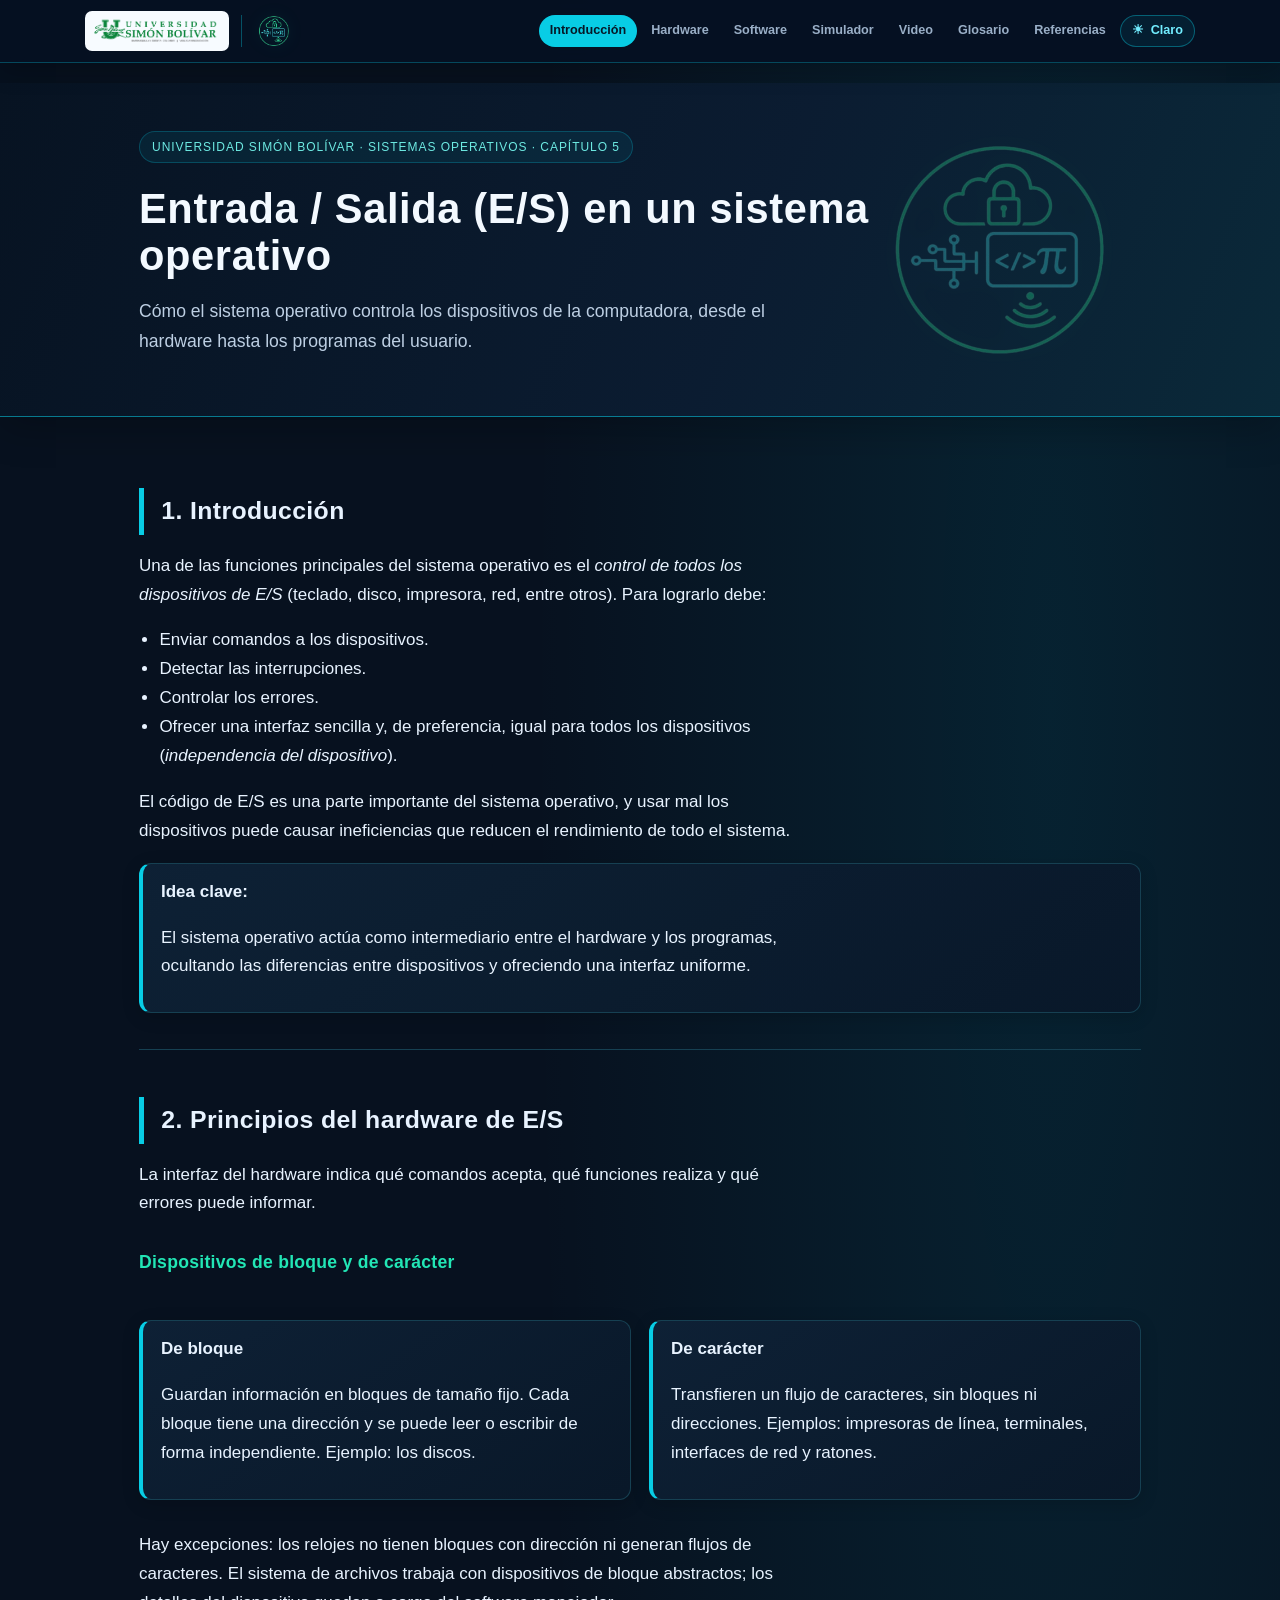
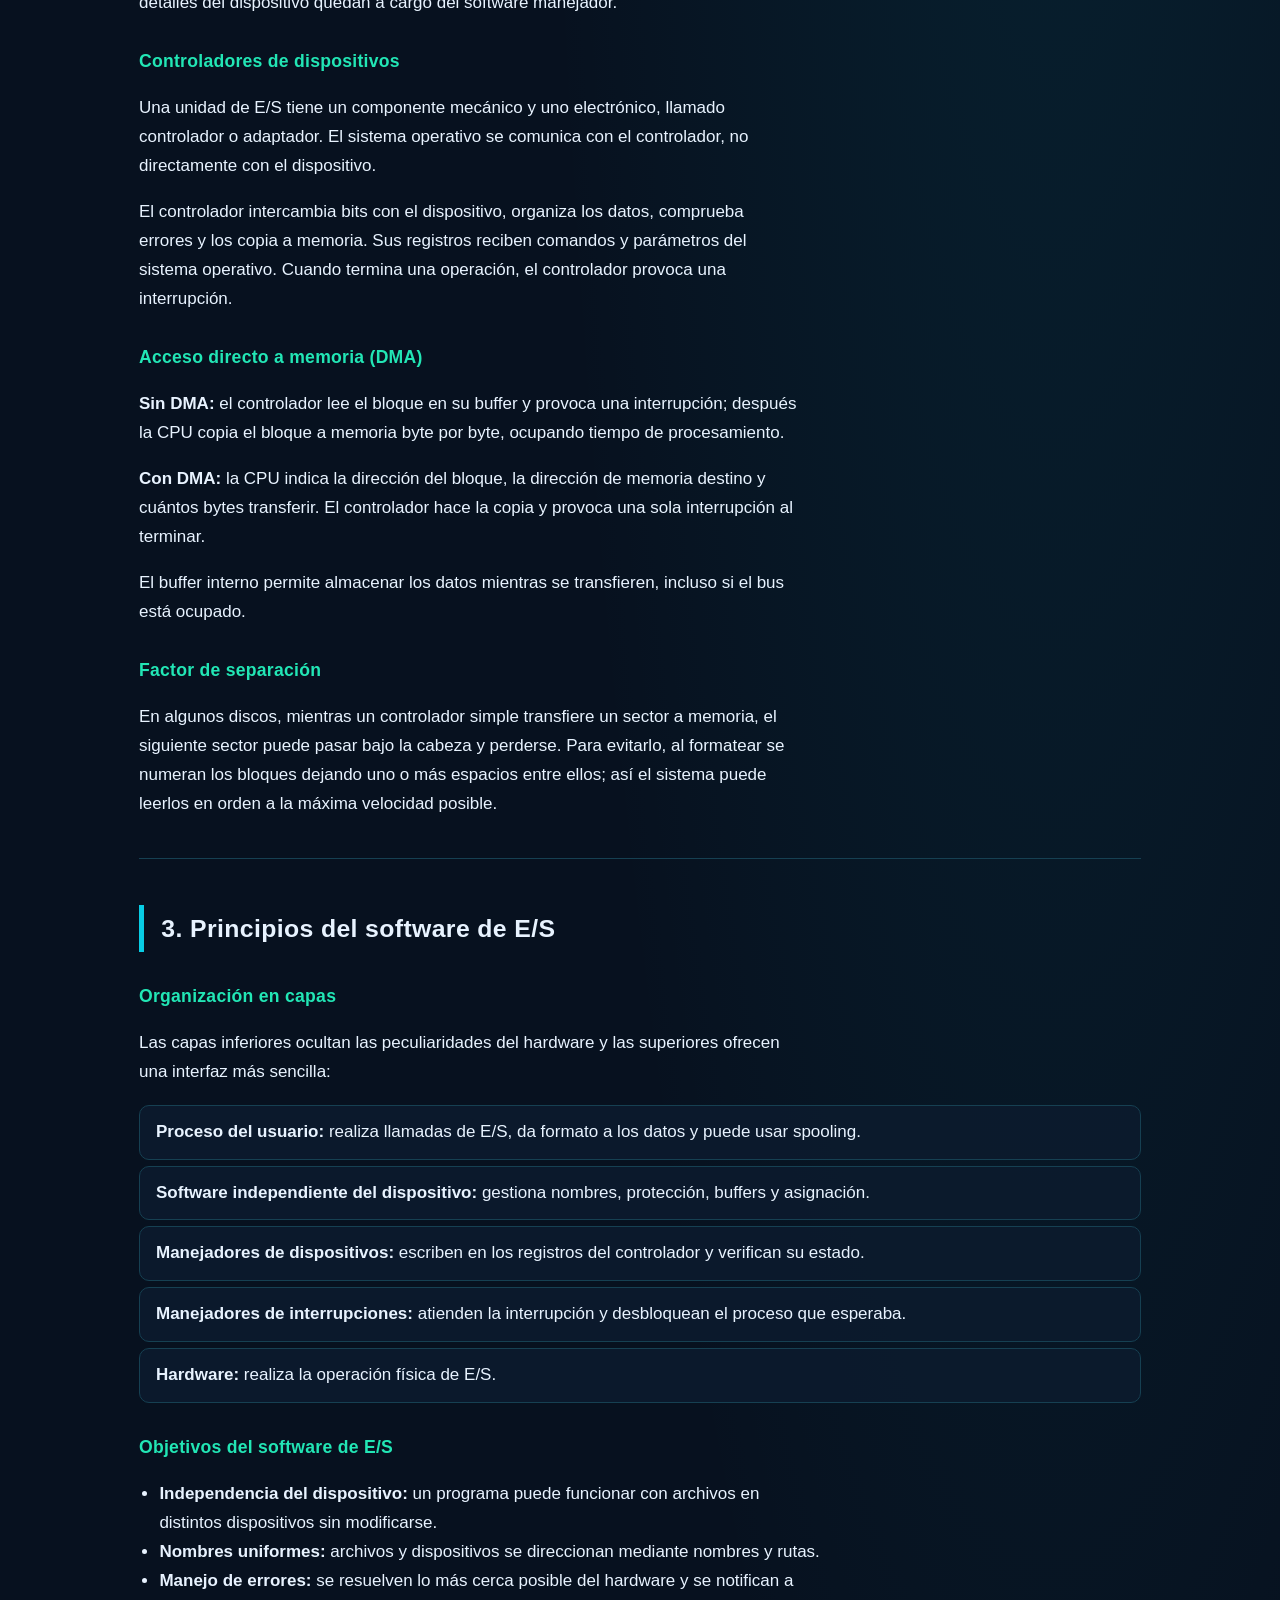
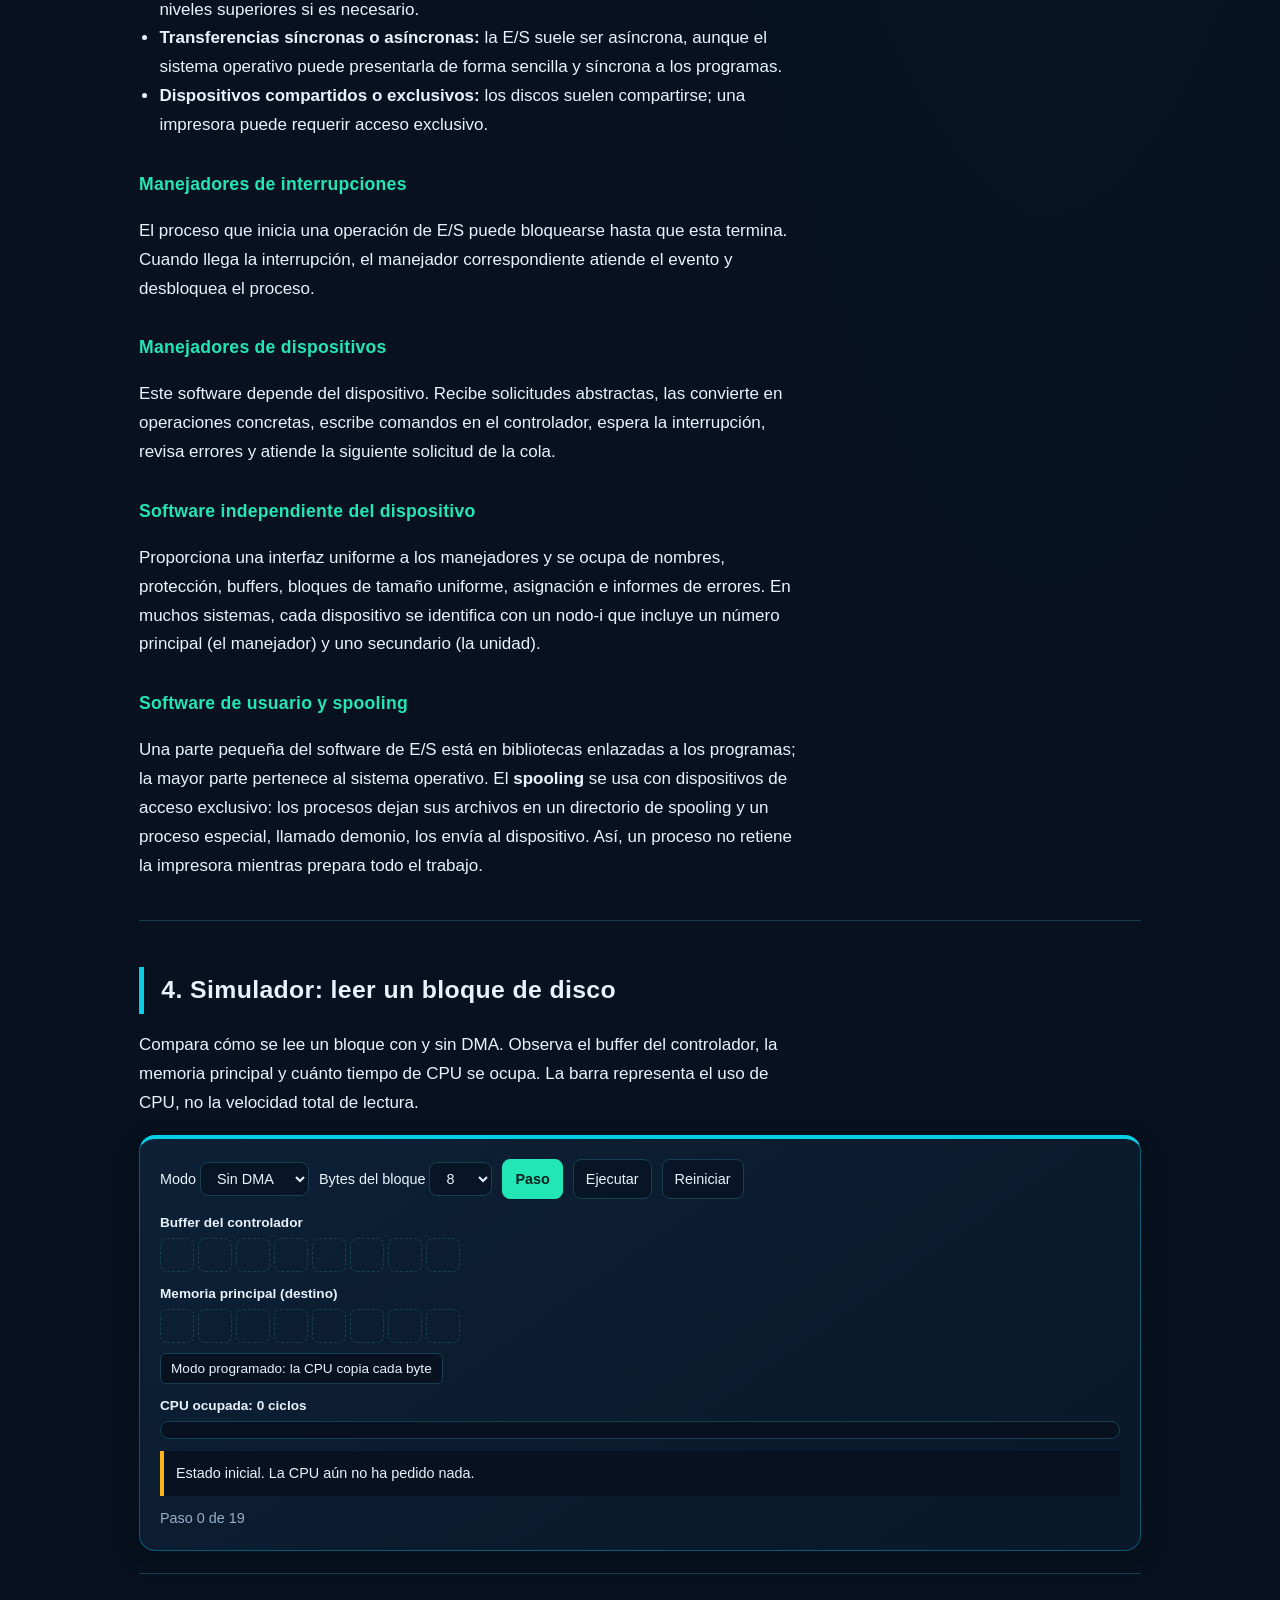
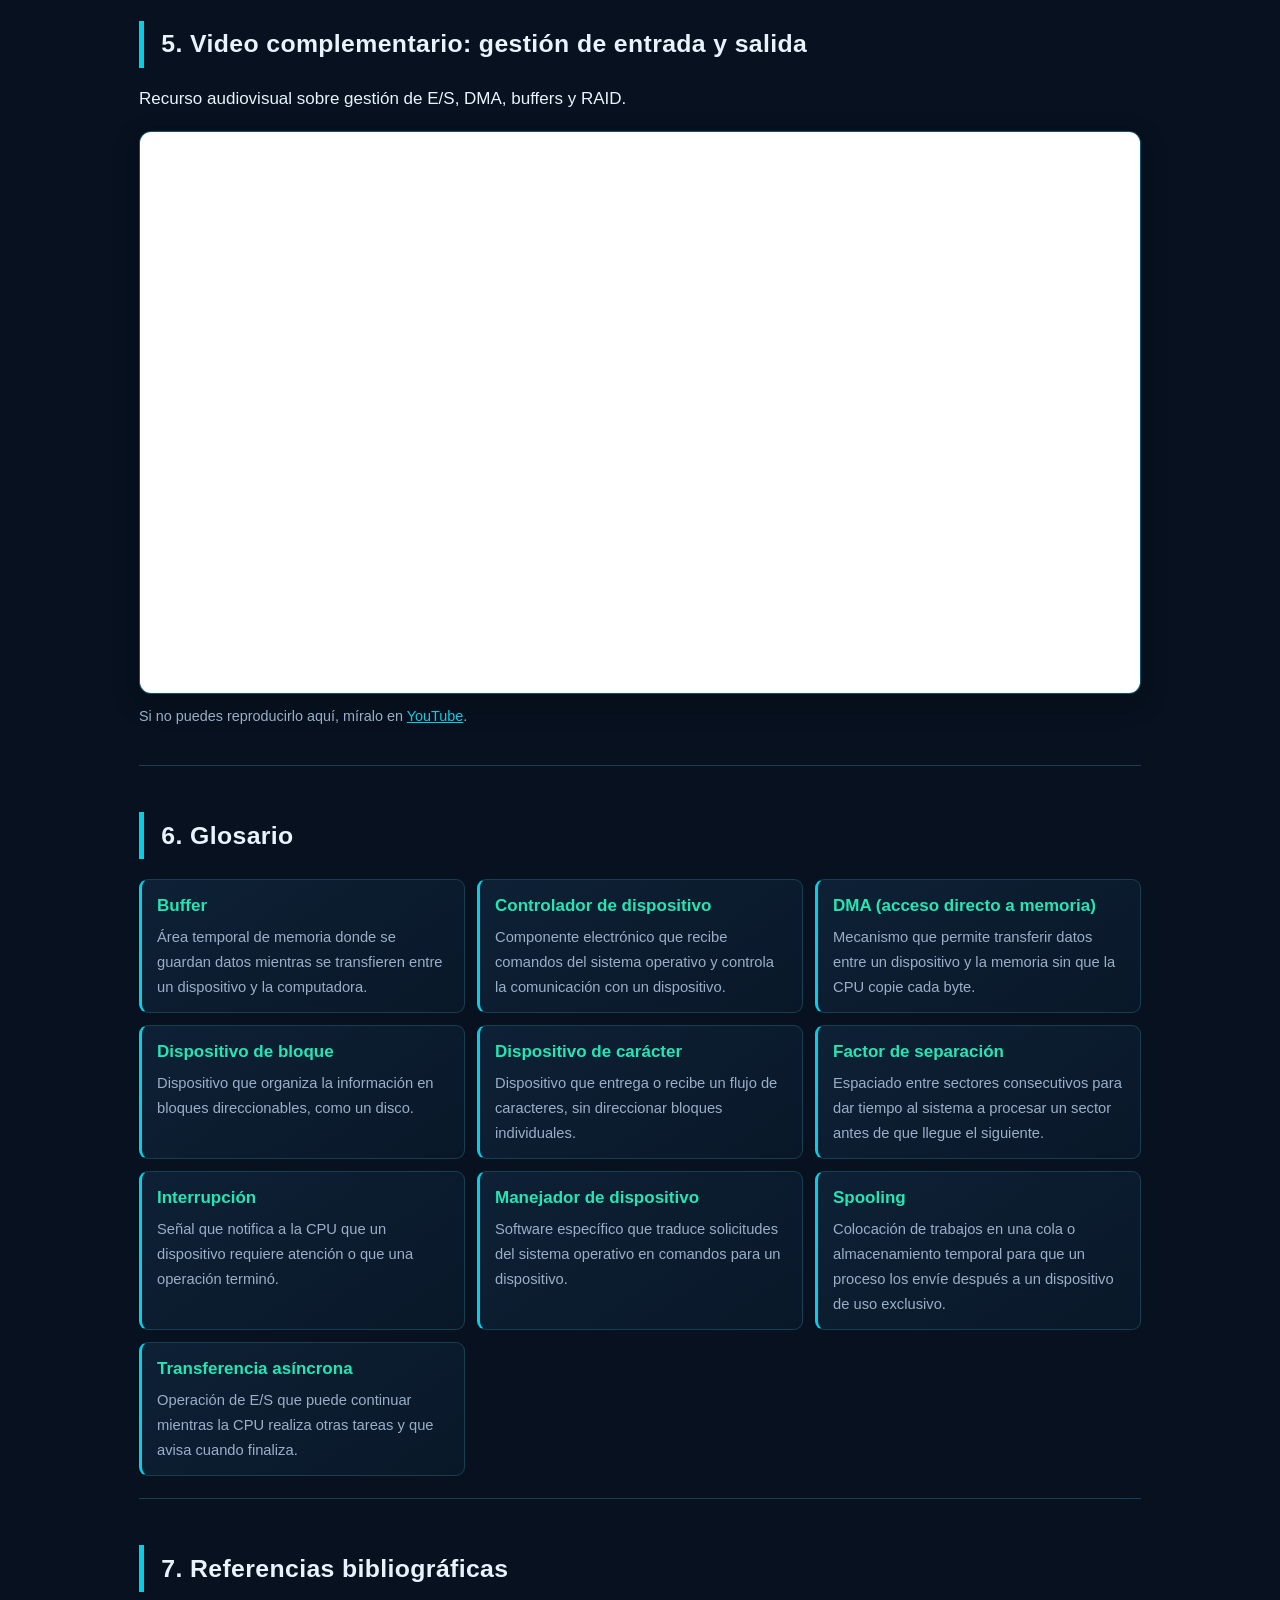
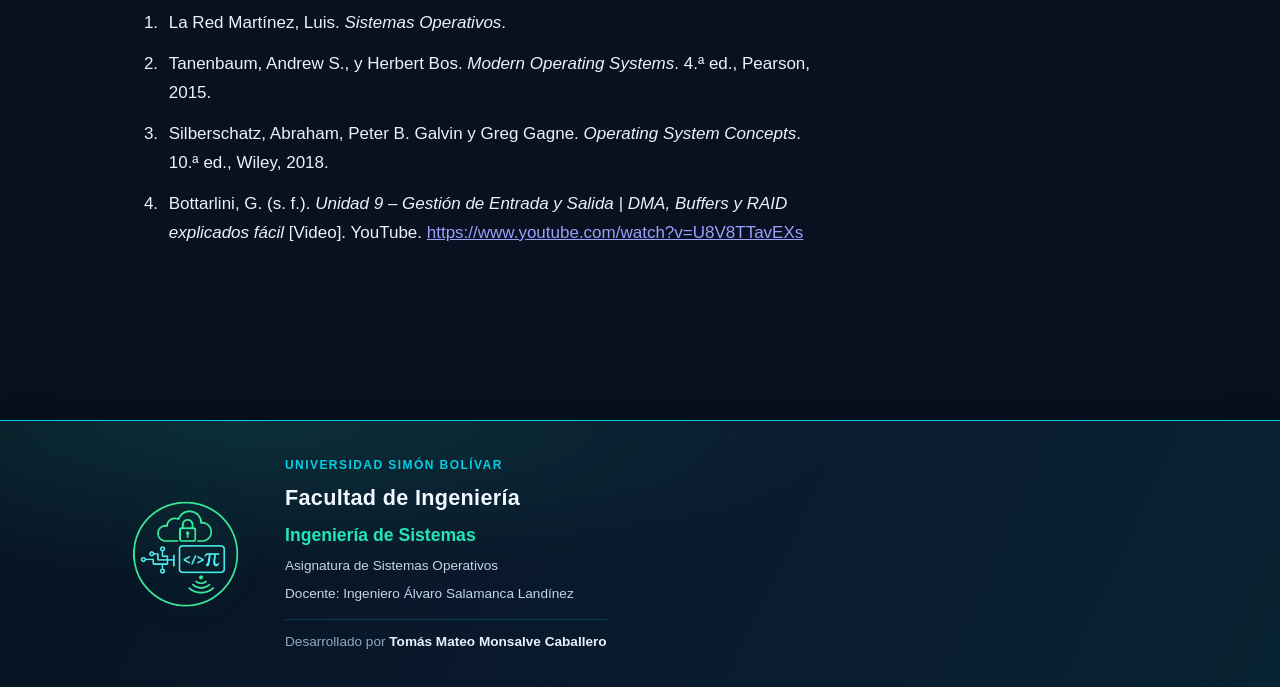
<file: OVA ES/Index.html>
<!DOCTYPE html>
<html lang="es" data-theme="dark">
<head>
  <meta charset="utf-8">
  <meta name="viewport" content="width=device-width, initial-scale=1">
  <title>Entrada / Salida en un sistema operativo</title>
  <link rel="stylesheet" href="styles.css">
</head>
<body class="sim-page">
  <nav class="site-header" aria-label="Navegación principal">
    <div class="topbar-inner">
      <a class="site-brand" href="#top" aria-label="Ir al inicio de Entrada y Salida">
        <img class="university-logo" src="Logo USB con el nombre completo.png" alt="Universidad Simón Bolívar">
        <span class="brand-divider" aria-hidden="true"></span>
        <img class="career-logo" src="logosist-removebg-preview.png" alt="">
      </a>
      <div class="top-nav">
        <a class="active" href="#intro">Introducción</a>
        <a href="#hardware">Hardware</a>
        <a href="#software">Software</a>
        <a href="#simulador">Simulador</a>
        <a href="#video">Video</a>
        <a href="#glosario">Glosario</a>
        <a href="#referencias">Referencias</a>
        <button class="theme-toggle" id="theme-toggle" type="button" aria-label="Cambiar a modo claro" aria-pressed="false">
          <span id="theme-icon" aria-hidden="true">☀</span>
          <span id="theme-label">Claro</span>
        </button>
      </div>
    </div>
  </nav>

  <header class="hero" id="top">
    <div class="hero-inner">
      <div class="eyebrow">Universidad Simón Bolívar · Sistemas operativos · Capítulo 5</div>
      <h1>Entrada / Salida (E/S) en un sistema operativo</h1>
      <p class="lead">Cómo el sistema operativo controla los dispositivos de la computadora, desde el hardware hasta los programas del usuario.</p>
    </div>
  </header>

  <main class="index-wrap">
    <section id="intro">
      <h2>1. Introducción</h2>
      <p>Una de las funciones principales del sistema operativo es el <em>control de todos los dispositivos de E/S</em> (teclado, disco, impresora, red, entre otros). Para lograrlo debe:</p>
      <ul>
        <li>Enviar comandos a los dispositivos.</li>
        <li>Detectar las interrupciones.</li>
        <li>Controlar los errores.</li>
        <li>Ofrecer una interfaz sencilla y, de preferencia, igual para todos los dispositivos (<em>independencia del dispositivo</em>).</li>
      </ul>
      <p>El código de E/S es una parte importante del sistema operativo, y usar mal los dispositivos puede causar ineficiencias que reducen el rendimiento de todo el sistema.</p>
      <div class="box">
        <strong>Idea clave:</strong>
        <p>El sistema operativo actúa como intermediario entre el hardware y los programas, ocultando las diferencias entre dispositivos y ofreciendo una interfaz uniforme.</p>
      </div>
    </section>

    <section id="hardware">
      <h2>2. Principios del hardware de E/S</h2>
      <p>La interfaz del hardware indica qué comandos acepta, qué funciones realiza y qué errores puede informar.</p>

      <h3>Dispositivos de bloque y de carácter</h3>
      <div class="grid">
        <div class="box">
          <strong>De bloque</strong>
          <p>Guardan información en bloques de tamaño fijo. Cada bloque tiene una dirección y se puede leer o escribir de forma independiente. Ejemplo: los discos.</p>
        </div>
        <div class="box">
          <strong>De carácter</strong>
          <p>Transfieren un flujo de caracteres, sin bloques ni direcciones. Ejemplos: impresoras de línea, terminales, interfaces de red y ratones.</p>
        </div>
      </div>
      <p>Hay excepciones: los relojes no tienen bloques con dirección ni generan flujos de caracteres. El sistema de archivos trabaja con dispositivos de bloque abstractos; los detalles del dispositivo quedan a cargo del software manejador.</p>

      <h3>Controladores de dispositivos</h3>
      <p>Una unidad de E/S tiene un componente mecánico y uno electrónico, llamado controlador o adaptador. El sistema operativo se comunica con el controlador, no directamente con el dispositivo.</p>
      <p>El controlador intercambia bits con el dispositivo, organiza los datos, comprueba errores y los copia a memoria. Sus registros reciben comandos y parámetros del sistema operativo. Cuando termina una operación, el controlador provoca una interrupción.</p>

      <h3>Acceso directo a memoria (DMA)</h3>
      <p><strong>Sin DMA:</strong> el controlador lee el bloque en su buffer y provoca una interrupción; después la CPU copia el bloque a memoria byte por byte, ocupando tiempo de procesamiento.</p>
      <p><strong>Con DMA:</strong> la CPU indica la dirección del bloque, la dirección de memoria destino y cuántos bytes transferir. El controlador hace la copia y provoca una sola interrupción al terminar.</p>
      <p>El buffer interno permite almacenar los datos mientras se transfieren, incluso si el bus está ocupado.</p>

      <h3>Factor de separación</h3>
      <p>En algunos discos, mientras un controlador simple transfiere un sector a memoria, el siguiente sector puede pasar bajo la cabeza y perderse. Para evitarlo, al formatear se numeran los bloques dejando uno o más espacios entre ellos; así el sistema puede leerlos en orden a la máxima velocidad posible.</p>
    </section>

    <section id="software">
      <h2>3. Principios del software de E/S</h2>

      <h3>Organización en capas</h3>
      <p>Las capas inferiores ocultan las peculiaridades del hardware y las superiores ofrecen una interfaz más sencilla:</p>
      <div class="layers">
        <div class="item"><strong>Proceso del usuario:</strong> realiza llamadas de E/S, da formato a los datos y puede usar spooling.</div>
        <div class="item"><strong>Software independiente del dispositivo:</strong> gestiona nombres, protección, buffers y asignación.</div>
        <div class="item"><strong>Manejadores de dispositivos:</strong> escriben en los registros del controlador y verifican su estado.</div>
        <div class="item"><strong>Manejadores de interrupciones:</strong> atienden la interrupción y desbloquean el proceso que esperaba.</div>
        <div class="item"><strong>Hardware:</strong> realiza la operación física de E/S.</div>
      </div>

      <h3>Objetivos del software de E/S</h3>
      <ul>
        <li><strong>Independencia del dispositivo:</strong> un programa puede funcionar con archivos en distintos dispositivos sin modificarse.</li>
        <li><strong>Nombres uniformes:</strong> archivos y dispositivos se direccionan mediante nombres y rutas.</li>
        <li><strong>Manejo de errores:</strong> se resuelven lo más cerca posible del hardware y se notifican a niveles superiores si es necesario.</li>
        <li><strong>Transferencias síncronas o asíncronas:</strong> la E/S suele ser asíncrona, aunque el sistema operativo puede presentarla de forma sencilla y síncrona a los programas.</li>
        <li><strong>Dispositivos compartidos o exclusivos:</strong> los discos suelen compartirse; una impresora puede requerir acceso exclusivo.</li>
      </ul>

      <h3>Manejadores de interrupciones</h3>
      <p>El proceso que inicia una operación de E/S puede bloquearse hasta que esta termina. Cuando llega la interrupción, el manejador correspondiente atiende el evento y desbloquea el proceso.</p>

      <h3>Manejadores de dispositivos</h3>
      <p>Este software depende del dispositivo. Recibe solicitudes abstractas, las convierte en operaciones concretas, escribe comandos en el controlador, espera la interrupción, revisa errores y atiende la siguiente solicitud de la cola.</p>

      <h3>Software independiente del dispositivo</h3>
      <p>Proporciona una interfaz uniforme a los manejadores y se ocupa de nombres, protección, buffers, bloques de tamaño uniforme, asignación e informes de errores. En muchos sistemas, cada dispositivo se identifica con un nodo-i que incluye un número principal (el manejador) y uno secundario (la unidad).</p>

      <h3>Software de usuario y spooling</h3>
      <p>Una parte pequeña del software de E/S está en bibliotecas enlazadas a los programas; la mayor parte pertenece al sistema operativo. El <strong>spooling</strong> se usa con dispositivos de acceso exclusivo: los procesos dejan sus archivos en un directorio de spooling y un proceso especial, llamado demonio, los envía al dispositivo. Así, un proceso no retiene la impresora mientras prepara todo el trabajo.</p>
    </section>

    <section id="simulador">
      <h2>4. Simulador: leer un bloque de disco</h2>
      <p>Compara cómo se lee un bloque con y sin DMA. Observa el buffer del controlador, la memoria principal y cuánto tiempo de CPU se ocupa. La barra representa el uso de CPU, no la velocidad total de lectura.</p>

      <div class="sim">
        <div class="ctl">
          <label>Modo
            <select id="mode">
              <option value="nodma">Sin DMA</option>
              <option value="dma">Con DMA</option>
            </select>
          </label>
          <label>Bytes del bloque
            <select id="n">
              <option>4</option>
              <option selected>8</option>
              <option>12</option>
              <option>16</option>
            </select>
          </label>
          <button id="step" class="main">Paso</button>
          <button id="run">Ejecutar</button>
          <button id="reset">Reiniciar</button>
        </div>
        <div class="row"><b>Buffer del controlador</b><div class="cells" id="buf"></div></div>
        <div class="row"><b>Memoria principal (destino)</b><div class="cells" id="mem"></div></div>
        <div class="row regs" id="regs"></div>
        <div class="row"><b>CPU ocupada: <span id="cpuTxt">0</span> ciclos</b><div class="bar"><i id="cpuBar"></i></div></div>
        <div id="msg" aria-live="polite">Pulsa «Paso» o «Ejecutar» para comenzar.</div>
        <div id="res"></div>
      </div>
    </section>

    <section id="video">
      <h2>5. Video complementario: gestión de entrada y salida</h2>
      <p>Recurso audiovisual sobre gestión de E/S, DMA, buffers y RAID.</p>
      <div class="video-frame" id="video-player">
        <a class="video-fallback" href="https://www.youtube.com/watch?v=U8V8TTavEXs" target="_blank" rel="noopener noreferrer">
          <img src="https://i.ytimg.com/vi/U8V8TTavEXs/hqdefault.jpg" alt="" loading="lazy">
          <span class="video-fallback-content">
            <span class="video-play-icon" aria-hidden="true">▶</span>
            <strong>Reproducir video en YouTube</strong>
            <span class="video-fallback-note">Al abrir esta página como archivo local, el reproductor incrustado no está disponible. Pulsa aquí para ver el video.</span>
          </span>
        </a>
      </div>
      <p class="video-source">Si no puedes reproducirlo aquí, míralo en <a href="https://www.youtube.com/watch?v=U8V8TTavEXs" target="_blank" rel="noopener noreferrer">YouTube</a>.</p>
    </section>

    <section id="glosario">
      <h2>6. Glosario</h2>
      <dl class="glossary">
        <div>
          <dt>Buffer</dt>
          <dd>Área temporal de memoria donde se guardan datos mientras se transfieren entre un dispositivo y la computadora.</dd>
        </div>
        <div>
          <dt>Controlador de dispositivo</dt>
          <dd>Componente electrónico que recibe comandos del sistema operativo y controla la comunicación con un dispositivo.</dd>
        </div>
        <div>
          <dt>DMA (acceso directo a memoria)</dt>
          <dd>Mecanismo que permite transferir datos entre un dispositivo y la memoria sin que la CPU copie cada byte.</dd>
        </div>
        <div>
          <dt>Dispositivo de bloque</dt>
          <dd>Dispositivo que organiza la información en bloques direccionables, como un disco.</dd>
        </div>
        <div>
          <dt>Dispositivo de carácter</dt>
          <dd>Dispositivo que entrega o recibe un flujo de caracteres, sin direccionar bloques individuales.</dd>
        </div>
        <div>
          <dt>Factor de separación</dt>
          <dd>Espaciado entre sectores consecutivos para dar tiempo al sistema a procesar un sector antes de que llegue el siguiente.</dd>
        </div>
        <div>
          <dt>Interrupción</dt>
          <dd>Señal que notifica a la CPU que un dispositivo requiere atención o que una operación terminó.</dd>
        </div>
        <div>
          <dt>Manejador de dispositivo</dt>
          <dd>Software específico que traduce solicitudes del sistema operativo en comandos para un dispositivo.</dd>
        </div>
        <div>
          <dt>Spooling</dt>
          <dd>Colocación de trabajos en una cola o almacenamiento temporal para que un proceso los envíe después a un dispositivo de uso exclusivo.</dd>
        </div>
        <div>
          <dt>Transferencia asíncrona</dt>
          <dd>Operación de E/S que puede continuar mientras la CPU realiza otras tareas y que avisa cuando finaliza.</dd>
        </div>
      </dl>
    </section>

    <section id="referencias">
      <h2>7. Referencias bibliográficas</h2>
      <ol class="references">
        <li>La Red Martínez, Luis. <cite>Sistemas Operativos</cite>.</li>
        <li>Tanenbaum, Andrew S., y Herbert Bos. <cite>Modern Operating Systems</cite>. 4.ª ed., Pearson, 2015.</li>
        <li>Silberschatz, Abraham, Peter B. Galvin y Greg Gagne. <cite>Operating System Concepts</cite>. 10.ª ed., Wiley, 2018.</li>
        <li>Bottarlini, G. (s. f.). <cite>Unidad 9 – Gestión de Entrada y Salida | DMA, Buffers y RAID explicados fácil</cite> [Video]. YouTube. <a href="https://www.youtube.com/watch?v=U8V8TTavEXs" target="_blank" rel="noopener noreferrer">https://www.youtube.com/watch?v=U8V8TTavEXs</a></li>
      </ol>
    </section>

  </main>

  <footer class="project-footer">
    <div class="footer-inner">
      <img class="footer-logo" src="logosist-removebg-preview.png" alt="Logo de Ingeniería de Sistemas">
      <div class="footer-copy">
        <p class="footer-eyebrow">Universidad Simón Bolívar</p>
        <h2>Facultad de Ingeniería</h2>
        <p class="footer-program">Ingeniería de Sistemas</p>
        <p>Asignatura de Sistemas Operativos</p>
        <p>Docente: Ingeniero Álvaro Salamanca Landínez</p>
        <p class="footer-developer">Desarrollado por <strong>Tomás Mateo Monsalve Caballero</strong></p>
      </div>
    </div>
  </footer>

  <script>
    var $ = function(id){ return document.getElementById(id); };
    var steps = [], idx = 0, timer = null;

    function setTheme(theme) {
      var isLight = theme === 'light';
      document.documentElement.setAttribute('data-theme', isLight ? 'light' : 'dark');
      $('theme-toggle').setAttribute('aria-pressed', isLight ? 'true' : 'false');
      $('theme-toggle').setAttribute('aria-label', isLight ? 'Cambiar a modo oscuro' : 'Cambiar a modo claro');
      $('theme-icon').textContent = isLight ? '☾' : '☀';
      $('theme-label').textContent = isLight ? 'Oscuro' : 'Claro';
    }

    $('theme-toggle').onclick = function() {
      setTheme(document.documentElement.getAttribute('data-theme') === 'light' ? 'dark' : 'light');
    };

    if (window.location.protocol !== 'file:') {
      var video = document.createElement('iframe');
      video.src = 'https://www.youtube-nocookie.com/embed/U8V8TTavEXs?rel=0';
      video.title = 'Unidad 9 – Gestión de Entrada y Salida | DMA, Buffers y RAID explicados fácil';
      video.loading = 'lazy';
      video.referrerPolicy = 'strict-origin-when-cross-origin';
      video.allow = 'accelerometer; autoplay; clipboard-write; encrypted-media; gyroscope; picture-in-picture';
      video.allowFullscreen = true;
      $('video-player').innerHTML = '';
      $('video-player').appendChild(video);
    }

    function build() {
      stop();
      var n = Number($('n').value), dma = $('mode').value === 'dma';
      steps = [];
      var s = { buf: 0, mem: 0, cnt: n, addr: 0, cpu: 0, msg: 'Estado inicial. La CPU aún no ha pedido nada.' };
      function push(o){ s = Object.assign({}, s, o); steps.push(s); }
      steps.push(s);

      if (dma) {
        push({ cpu: s.cpu + 1, msg: 'La CPU escribe en el controlador la dirección del bloque en disco (1 ciclo).' });
        push({ cpu: s.cpu + 1, msg: 'La CPU escribe la dirección de memoria destino (1 ciclo más).' });
        push({ cpu: s.cpu + 1, msg: 'La CPU escribe el número de bytes por transferir (' + n + '). Con esto queda libre para otro trabajo.' });
        for (var i = 1; i <= n; i++) push({ buf: i, msg: 'El controlador lee el bloque a su buffer interno (' + i + '/' + n + '). La CPU está libre.' });
        push({ msg: 'El controlador comprueba la suma de verificación y confirma que no hubo errores de lectura.' });
        for (var j = 1; j <= n; j++) push({ mem: j, addr: j, cnt: n - j, msg: 'DMA copia el byte ' + j + ' a memoria, incrementa la dirección y decrementa el contador. La CPU sigue libre.' });
        push({ cpu: s.cpu + 1, msg: 'El contador llegó a 0: el controlador provoca una interrupción. El bloque ya está en memoria.' });
      } else {
        push({ cpu: s.cpu + 1, msg: 'La CPU envía el comando de lectura al controlador.' });
        for (var i = 1; i <= n; i++) push({ buf: i, msg: 'El controlador lee el bloque a su buffer interno (' + i + '/' + n + ').' });
        push({ msg: 'El controlador comprueba la suma de verificación y confirma que no hubo errores.' });
        push({ cpu: s.cpu + 1, msg: 'El controlador provoca una interrupción. El sistema operativo toma el control de la CPU.' });
        for (var j = 1; j <= n; j++) push({ mem: j, cpu: s.cpu + 1, msg: 'La CPU lee el byte ' + j + ' del registro del controlador y lo guarda en memoria.' });
      }

      idx = 0;
      draw();
    }

    function cells(el, k, n) {
      el.innerHTML = '';
      for (var i = 0; i < n; i++) {
        var d = document.createElement('div');
        d.className = 'c' + (i < k ? ' on' : '');
        d.textContent = i < k ? 'B' + (i + 1) : '';
        el.appendChild(d);
      }
    }

    function draw() {
      var n = Number($('n').value), s = steps[idx], totalCpu = steps[steps.length - 1].cpu;
      cells($('buf'), s.buf, n);
      cells($('mem'), s.mem, n);
      var dma = $('mode').value === 'dma';
      $('regs').innerHTML = dma
        ? '<span>Dirección DMA: ' + s.addr + '</span><span>Contador DMA: ' + s.cnt + '</span>'
        : '<span>Modo programado: la CPU copia cada byte</span>';
      $('cpuTxt').textContent = s.cpu;
      $('cpuBar').style.width = Math.min(100, (s.cpu / (n + 2)) * 100) + '%';
      $('msg').textContent = s.msg;
      var done = idx === steps.length - 1;
      $('res').textContent = done
        ? 'Terminado. Tiempo de CPU usado: ' + totalCpu + ' ciclos' + (dma ? ' (no crece con el tamaño del bloque).' : ' (crece con cada byte copiado).')
        : 'Paso ' + idx + ' de ' + (steps.length - 1);
    }

    function next() {
      if (idx < steps.length - 1) {
        idx += 1;
        draw();
        return true;
      }
      stop();
      return false;
    }

    function stop() {
      if (timer) {
        clearInterval(timer);
        timer = null;
        $('run').textContent = 'Ejecutar';
      }
    }

    $('step').onclick = function(){ stop(); next(); };
    $('run').onclick = function(){
      if (timer) { stop(); return; }
      if (idx >= steps.length - 1) idx = 0;
      $('run').textContent = 'Pausar';
      timer = setInterval(next, 500);
    };
    $('reset').onclick = build;
    $('mode').onchange = build;
    $('n').onchange = build;
    build();
  </script>
</body>
</html>
</file>
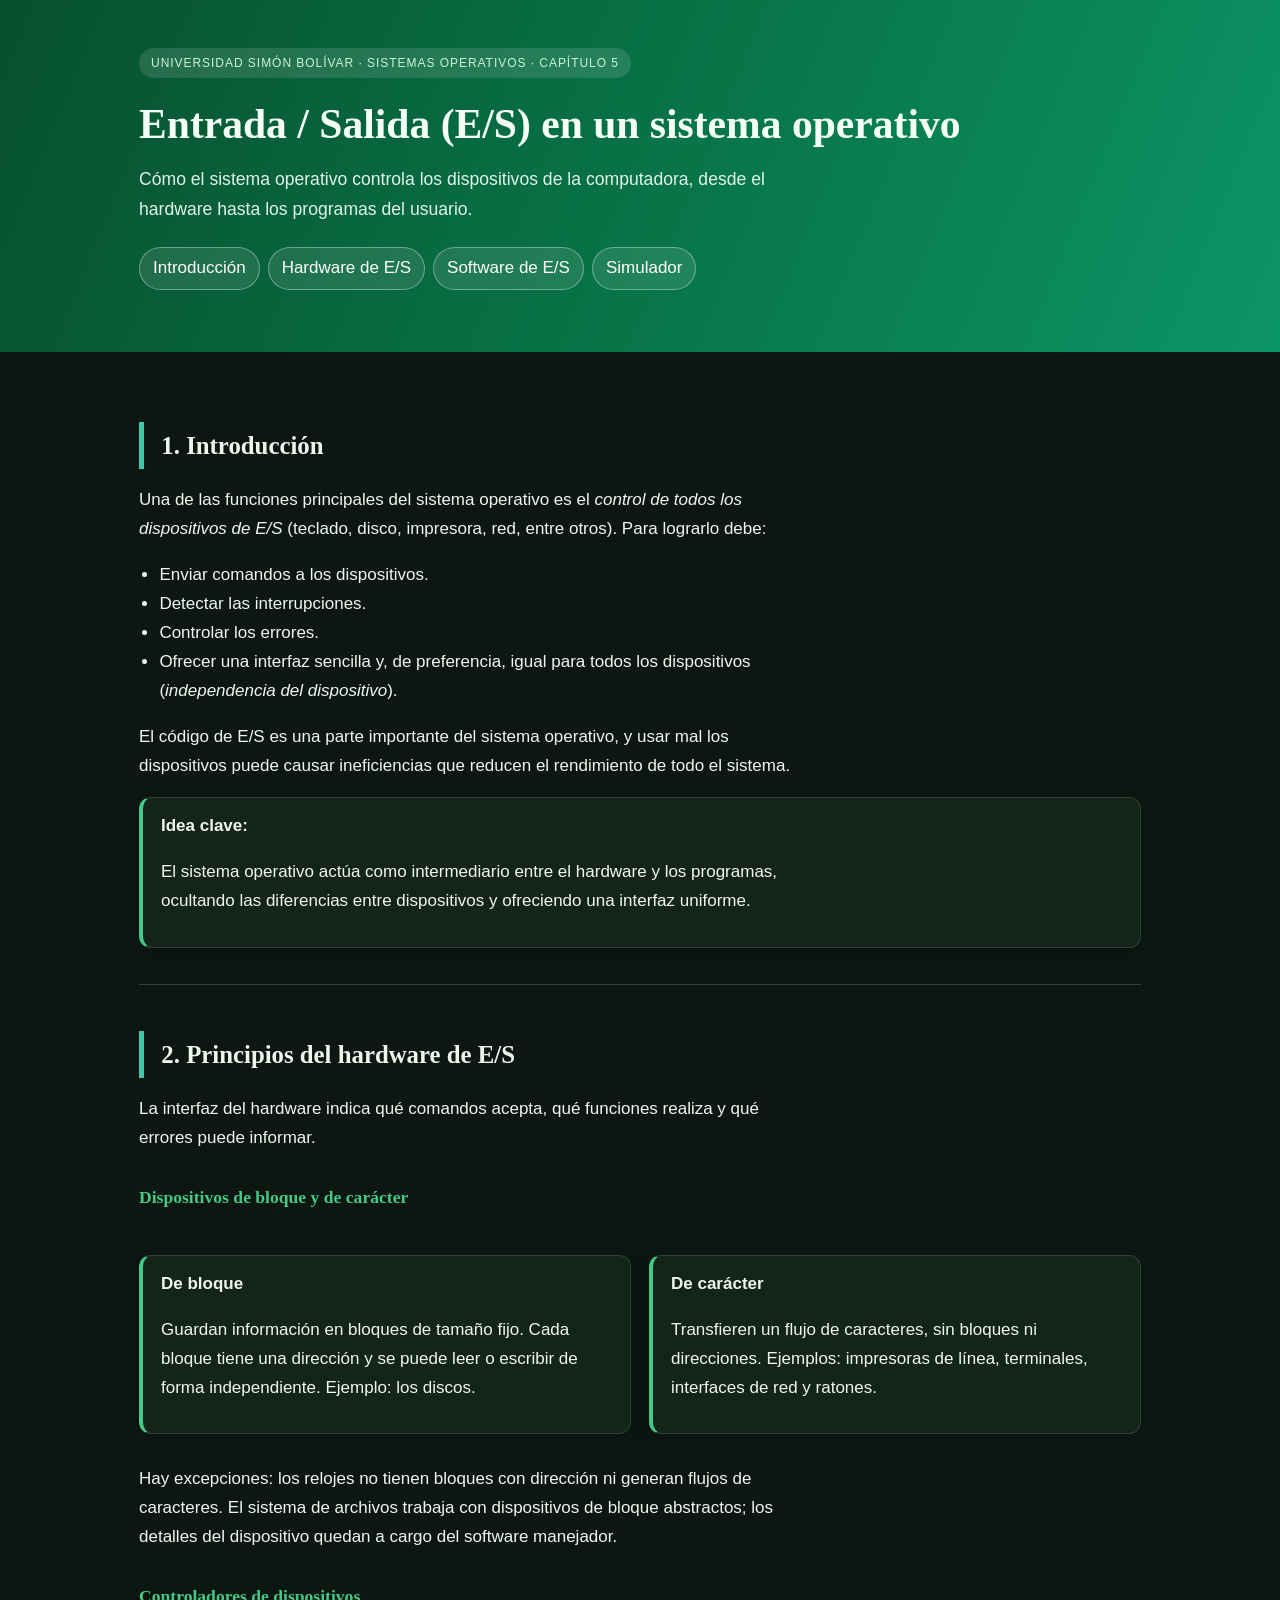
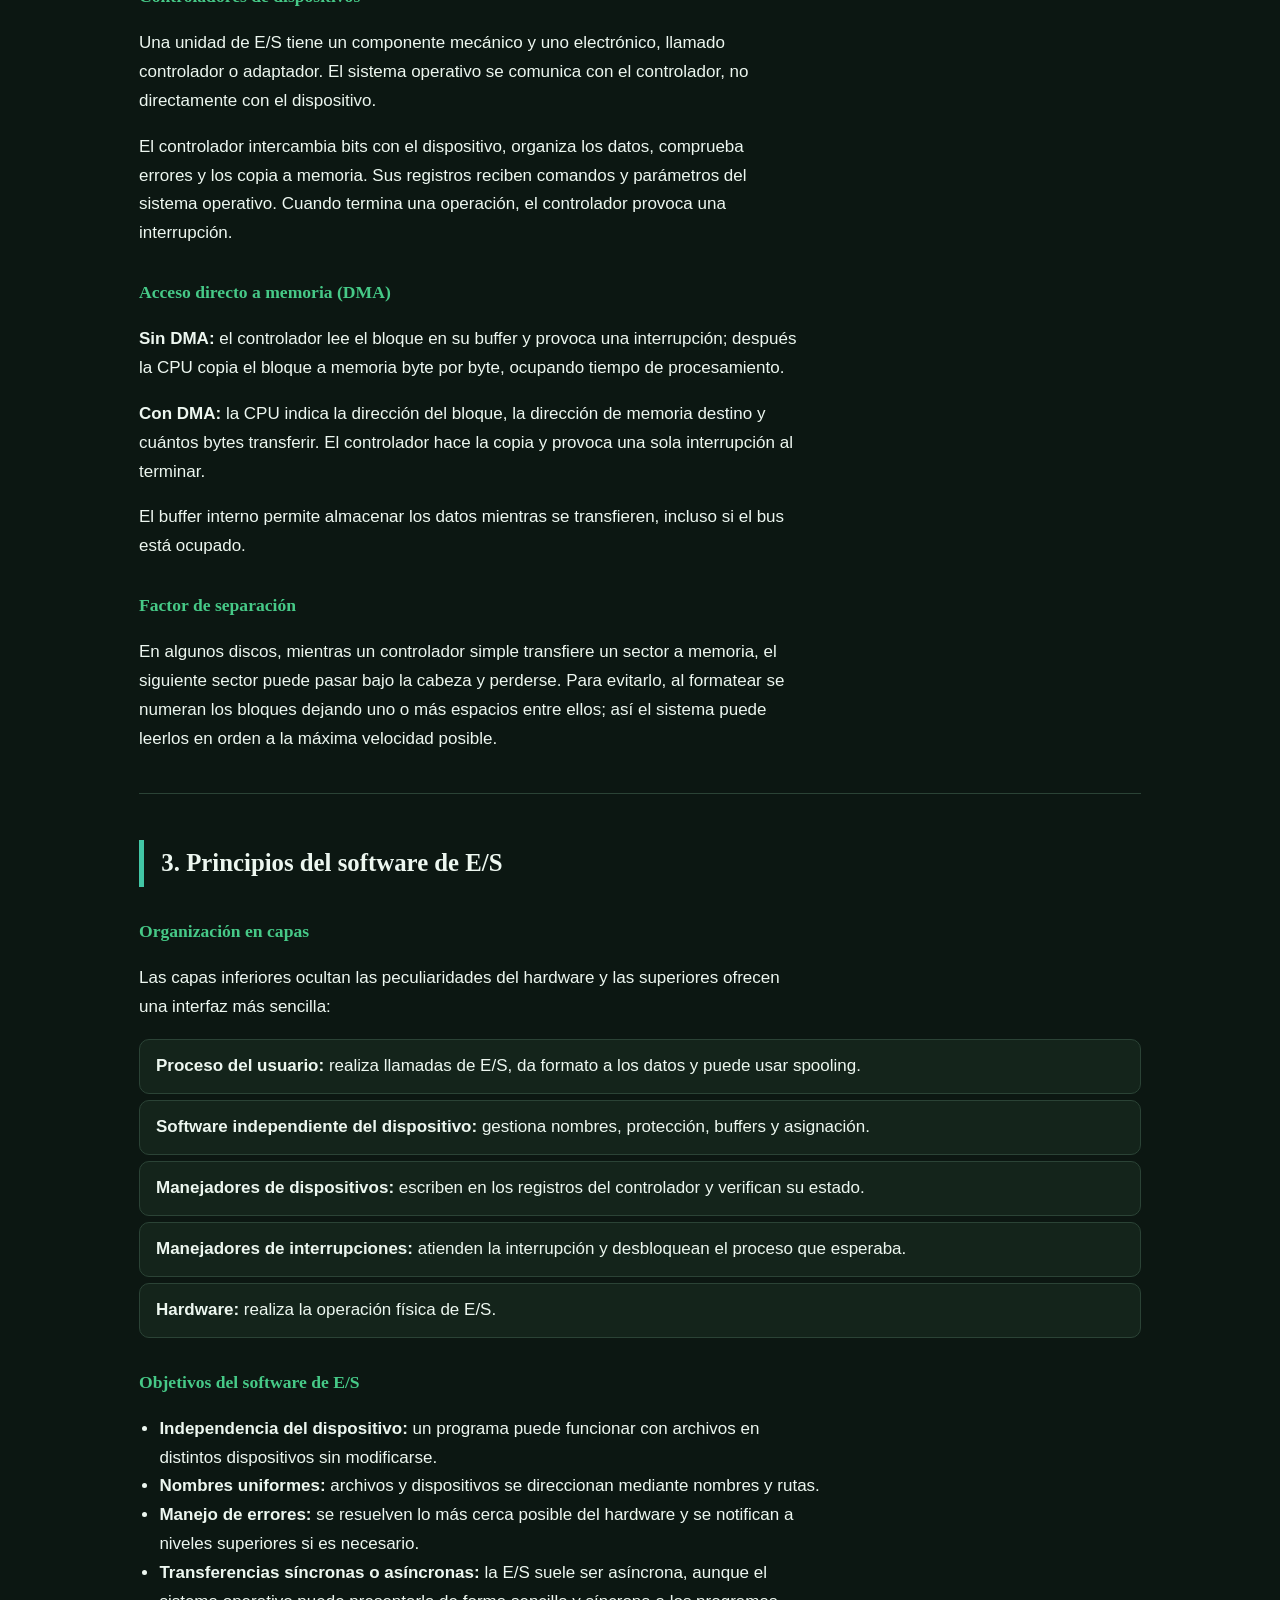
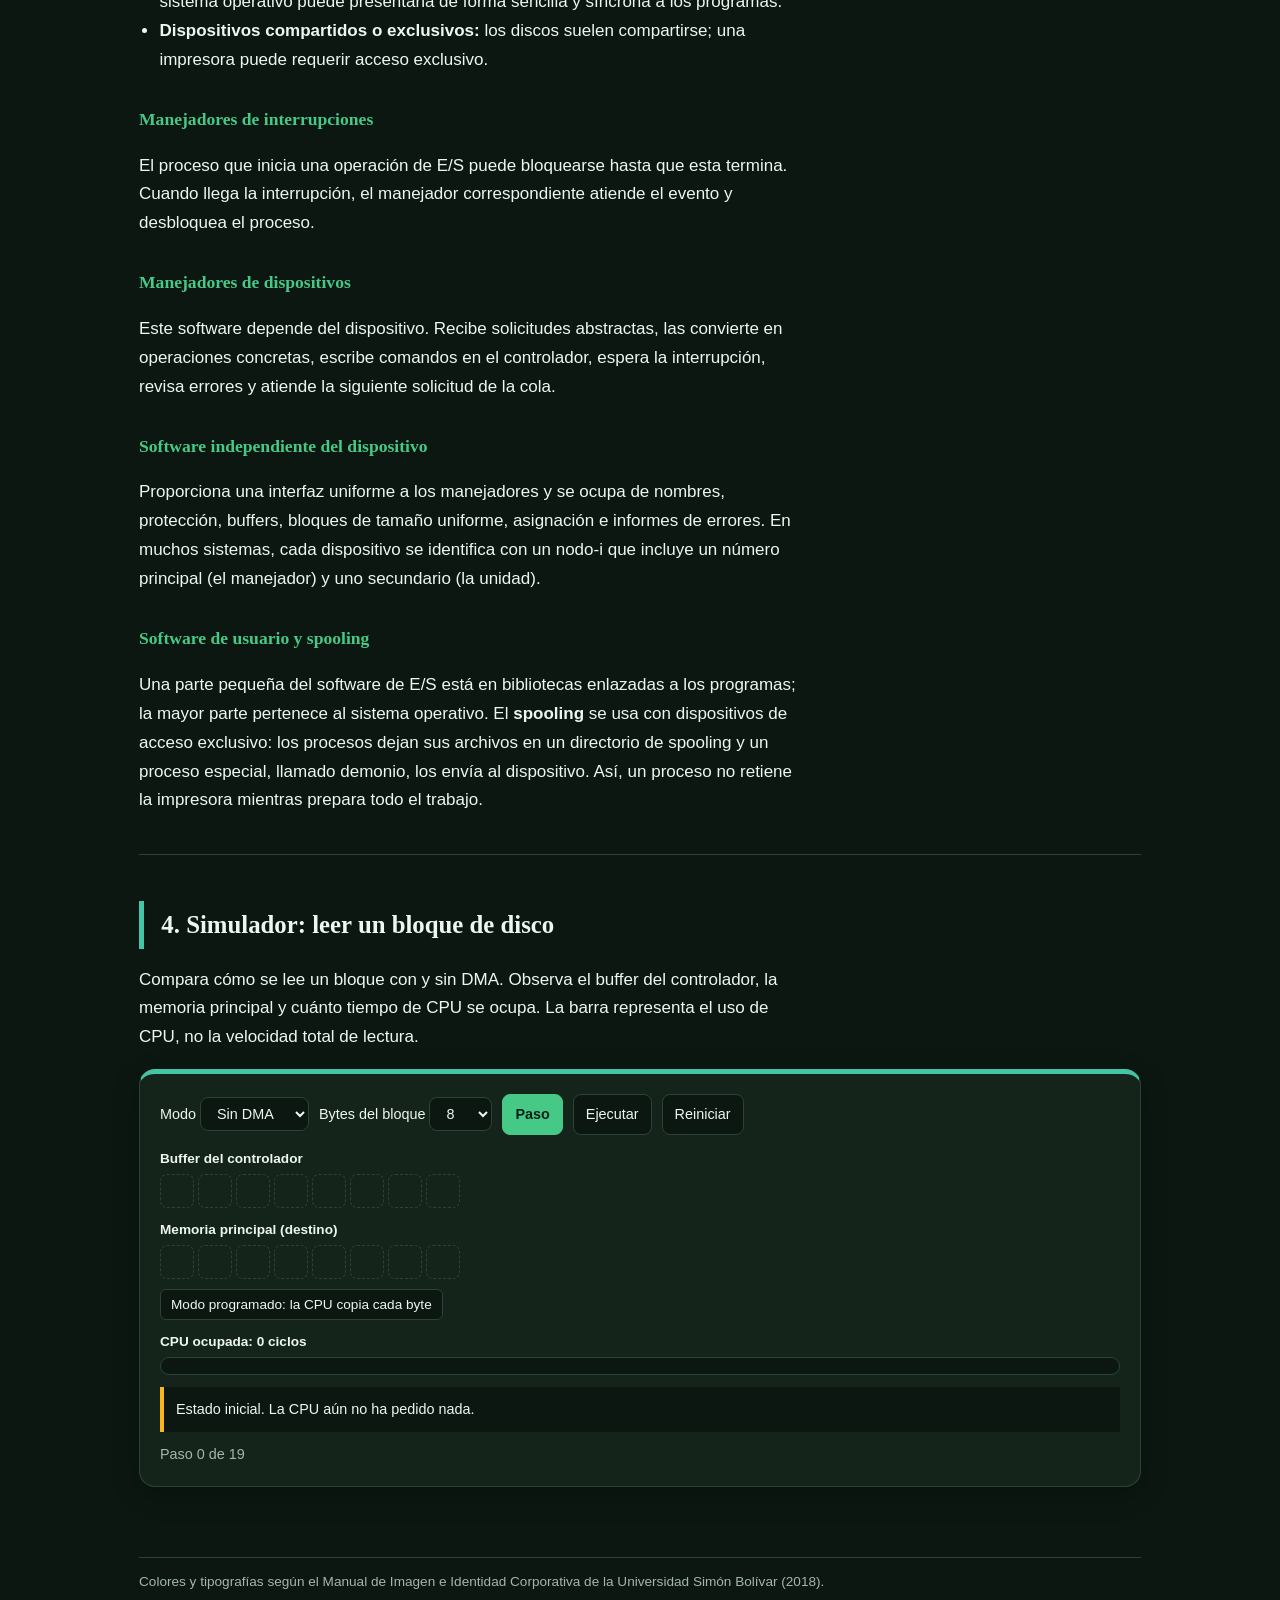
<file: OVA ES/partes/index.html>
<!DOCTYPE html>
<html lang="es">
<head>
  <meta charset="utf-8">
  <meta name="viewport" content="width=device-width, initial-scale=1">
  <title>Entrada / Salida en un sistema operativo</title>
  <link rel="stylesheet" href="styles.css">
</head>
<body class="sim-page">
  <header class="hero">
    <div class="hero-inner">
      <div class="eyebrow">Universidad Simón Bolívar · Sistemas operativos · Capítulo 5</div>
      <h1>Entrada / Salida (E/S) en un sistema operativo</h1>
      <p class="lead">Cómo el sistema operativo controla los dispositivos de la computadora, desde el hardware hasta los programas del usuario.</p>
      <nav aria-label="Contenido del OVA">
        <div class="nav-links">
          <a href="#intro">Introducción</a>
          <a href="#hardware">Hardware de E/S</a>
          <a href="#software">Software de E/S</a>
          <a href="#simulador">Simulador</a>
        </div>
      </nav>
    </div>
  </header>

  <main class="index-wrap">
    <section id="intro">
      <h2>1. Introducción</h2>
      <p>Una de las funciones principales del sistema operativo es el <em>control de todos los dispositivos de E/S</em> (teclado, disco, impresora, red, entre otros). Para lograrlo debe:</p>
      <ul>
        <li>Enviar comandos a los dispositivos.</li>
        <li>Detectar las interrupciones.</li>
        <li>Controlar los errores.</li>
        <li>Ofrecer una interfaz sencilla y, de preferencia, igual para todos los dispositivos (<em>independencia del dispositivo</em>).</li>
      </ul>
      <p>El código de E/S es una parte importante del sistema operativo, y usar mal los dispositivos puede causar ineficiencias que reducen el rendimiento de todo el sistema.</p>
      <div class="box">
        <strong>Idea clave:</strong>
        <p>El sistema operativo actúa como intermediario entre el hardware y los programas, ocultando las diferencias entre dispositivos y ofreciendo una interfaz uniforme.</p>
      </div>
    </section>

    <section id="hardware">
      <h2>2. Principios del hardware de E/S</h2>
      <p>La interfaz del hardware indica qué comandos acepta, qué funciones realiza y qué errores puede informar.</p>

      <h3>Dispositivos de bloque y de carácter</h3>
      <div class="grid">
        <div class="box">
          <strong>De bloque</strong>
          <p>Guardan información en bloques de tamaño fijo. Cada bloque tiene una dirección y se puede leer o escribir de forma independiente. Ejemplo: los discos.</p>
        </div>
        <div class="box">
          <strong>De carácter</strong>
          <p>Transfieren un flujo de caracteres, sin bloques ni direcciones. Ejemplos: impresoras de línea, terminales, interfaces de red y ratones.</p>
        </div>
      </div>
      <p>Hay excepciones: los relojes no tienen bloques con dirección ni generan flujos de caracteres. El sistema de archivos trabaja con dispositivos de bloque abstractos; los detalles del dispositivo quedan a cargo del software manejador.</p>

      <h3>Controladores de dispositivos</h3>
      <p>Una unidad de E/S tiene un componente mecánico y uno electrónico, llamado controlador o adaptador. El sistema operativo se comunica con el controlador, no directamente con el dispositivo.</p>
      <p>El controlador intercambia bits con el dispositivo, organiza los datos, comprueba errores y los copia a memoria. Sus registros reciben comandos y parámetros del sistema operativo. Cuando termina una operación, el controlador provoca una interrupción.</p>

      <h3>Acceso directo a memoria (DMA)</h3>
      <p><strong>Sin DMA:</strong> el controlador lee el bloque en su buffer y provoca una interrupción; después la CPU copia el bloque a memoria byte por byte, ocupando tiempo de procesamiento.</p>
      <p><strong>Con DMA:</strong> la CPU indica la dirección del bloque, la dirección de memoria destino y cuántos bytes transferir. El controlador hace la copia y provoca una sola interrupción al terminar.</p>
      <p>El buffer interno permite almacenar los datos mientras se transfieren, incluso si el bus está ocupado.</p>

      <h3>Factor de separación</h3>
      <p>En algunos discos, mientras un controlador simple transfiere un sector a memoria, el siguiente sector puede pasar bajo la cabeza y perderse. Para evitarlo, al formatear se numeran los bloques dejando uno o más espacios entre ellos; así el sistema puede leerlos en orden a la máxima velocidad posible.</p>
    </section>

    <section id="software">
      <h2>3. Principios del software de E/S</h2>

      <h3>Organización en capas</h3>
      <p>Las capas inferiores ocultan las peculiaridades del hardware y las superiores ofrecen una interfaz más sencilla:</p>
      <div class="layers">
        <div class="item"><strong>Proceso del usuario:</strong> realiza llamadas de E/S, da formato a los datos y puede usar spooling.</div>
        <div class="item"><strong>Software independiente del dispositivo:</strong> gestiona nombres, protección, buffers y asignación.</div>
        <div class="item"><strong>Manejadores de dispositivos:</strong> escriben en los registros del controlador y verifican su estado.</div>
        <div class="item"><strong>Manejadores de interrupciones:</strong> atienden la interrupción y desbloquean el proceso que esperaba.</div>
        <div class="item"><strong>Hardware:</strong> realiza la operación física de E/S.</div>
      </div>

      <h3>Objetivos del software de E/S</h3>
      <ul>
        <li><strong>Independencia del dispositivo:</strong> un programa puede funcionar con archivos en distintos dispositivos sin modificarse.</li>
        <li><strong>Nombres uniformes:</strong> archivos y dispositivos se direccionan mediante nombres y rutas.</li>
        <li><strong>Manejo de errores:</strong> se resuelven lo más cerca posible del hardware y se notifican a niveles superiores si es necesario.</li>
        <li><strong>Transferencias síncronas o asíncronas:</strong> la E/S suele ser asíncrona, aunque el sistema operativo puede presentarla de forma sencilla y síncrona a los programas.</li>
        <li><strong>Dispositivos compartidos o exclusivos:</strong> los discos suelen compartirse; una impresora puede requerir acceso exclusivo.</li>
      </ul>

      <h3>Manejadores de interrupciones</h3>
      <p>El proceso que inicia una operación de E/S puede bloquearse hasta que esta termina. Cuando llega la interrupción, el manejador correspondiente atiende el evento y desbloquea el proceso.</p>

      <h3>Manejadores de dispositivos</h3>
      <p>Este software depende del dispositivo. Recibe solicitudes abstractas, las convierte en operaciones concretas, escribe comandos en el controlador, espera la interrupción, revisa errores y atiende la siguiente solicitud de la cola.</p>

      <h3>Software independiente del dispositivo</h3>
      <p>Proporciona una interfaz uniforme a los manejadores y se ocupa de nombres, protección, buffers, bloques de tamaño uniforme, asignación e informes de errores. En muchos sistemas, cada dispositivo se identifica con un nodo-i que incluye un número principal (el manejador) y uno secundario (la unidad).</p>

      <h3>Software de usuario y spooling</h3>
      <p>Una parte pequeña del software de E/S está en bibliotecas enlazadas a los programas; la mayor parte pertenece al sistema operativo. El <strong>spooling</strong> se usa con dispositivos de acceso exclusivo: los procesos dejan sus archivos en un directorio de spooling y un proceso especial, llamado demonio, los envía al dispositivo. Así, un proceso no retiene la impresora mientras prepara todo el trabajo.</p>
    </section>

    <section id="simulador">
      <h2>4. Simulador: leer un bloque de disco</h2>
      <p>Compara cómo se lee un bloque con y sin DMA. Observa el buffer del controlador, la memoria principal y cuánto tiempo de CPU se ocupa. La barra representa el uso de CPU, no la velocidad total de lectura.</p>

      <div class="sim">
        <div class="ctl">
          <label>Modo
            <select id="mode">
              <option value="nodma">Sin DMA</option>
              <option value="dma">Con DMA</option>
            </select>
          </label>
          <label>Bytes del bloque
            <select id="n">
              <option>4</option>
              <option selected>8</option>
              <option>12</option>
              <option>16</option>
            </select>
          </label>
          <button id="step" class="main">Paso</button>
          <button id="run">Ejecutar</button>
          <button id="reset">Reiniciar</button>
        </div>
        <div class="row"><b>Buffer del controlador</b><div class="cells" id="buf"></div></div>
        <div class="row"><b>Memoria principal (destino)</b><div class="cells" id="mem"></div></div>
        <div class="row regs" id="regs"></div>
        <div class="row"><b>CPU ocupada: <span id="cpuTxt">0</span> ciclos</b><div class="bar"><i id="cpuBar"></i></div></div>
        <div id="msg" aria-live="polite">Pulsa «Paso» o «Ejecutar» para comenzar.</div>
        <div id="res"></div>
      </div>
    </section>

    <footer>Colores y tipografías según el Manual de Imagen e Identidad Corporativa de la Universidad Simón Bolívar (2018).</footer>
  </main>

  <script>
    var $ = function(id){ return document.getElementById(id); };
    var steps = [], idx = 0, timer = null;

    function build() {
      stop();
      var n = Number($('n').value), dma = $('mode').value === 'dma';
      steps = [];
      var s = { buf: 0, mem: 0, cnt: n, addr: 0, cpu: 0, msg: 'Estado inicial. La CPU aún no ha pedido nada.' };
      function push(o){ s = Object.assign({}, s, o); steps.push(s); }
      steps.push(s);

      if (dma) {
        push({ cpu: s.cpu + 1, msg: 'La CPU escribe en el controlador la dirección del bloque en disco (1 ciclo).' });
        push({ cpu: s.cpu + 1, msg: 'La CPU escribe la dirección de memoria destino (1 ciclo más).' });
        push({ cpu: s.cpu + 1, msg: 'La CPU escribe el número de bytes por transferir (' + n + '). Con esto queda libre para otro trabajo.' });
        for (var i = 1; i <= n; i++) push({ buf: i, msg: 'El controlador lee el bloque a su buffer interno (' + i + '/' + n + '). La CPU está libre.' });
        push({ msg: 'El controlador comprueba la suma de verificación y confirma que no hubo errores de lectura.' });
        for (var j = 1; j <= n; j++) push({ mem: j, addr: j, cnt: n - j, msg: 'DMA copia el byte ' + j + ' a memoria, incrementa la dirección y decrementa el contador. La CPU sigue libre.' });
        push({ cpu: s.cpu + 1, msg: 'El contador llegó a 0: el controlador provoca una interrupción. El bloque ya está en memoria.' });
      } else {
        push({ cpu: s.cpu + 1, msg: 'La CPU envía el comando de lectura al controlador.' });
        for (var i = 1; i <= n; i++) push({ buf: i, msg: 'El controlador lee el bloque a su buffer interno (' + i + '/' + n + ').' });
        push({ msg: 'El controlador comprueba la suma de verificación y confirma que no hubo errores.' });
        push({ cpu: s.cpu + 1, msg: 'El controlador provoca una interrupción. El sistema operativo toma el control de la CPU.' });
        for (var j = 1; j <= n; j++) push({ mem: j, cpu: s.cpu + 1, msg: 'La CPU lee el byte ' + j + ' del registro del controlador y lo guarda en memoria.' });
      }

      idx = 0;
      draw();
    }

    function cells(el, k, n) {
      el.innerHTML = '';
      for (var i = 0; i < n; i++) {
        var d = document.createElement('div');
        d.className = 'c' + (i < k ? ' on' : '');
        d.textContent = i < k ? 'B' + (i + 1) : '';
        el.appendChild(d);
      }
    }

    function draw() {
      var n = Number($('n').value), s = steps[idx], totalCpu = steps[steps.length - 1].cpu;
      cells($('buf'), s.buf, n);
      cells($('mem'), s.mem, n);
      var dma = $('mode').value === 'dma';
      $('regs').innerHTML = dma
        ? '<span>Dirección DMA: ' + s.addr + '</span><span>Contador DMA: ' + s.cnt + '</span>'
        : '<span>Modo programado: la CPU copia cada byte</span>';
      $('cpuTxt').textContent = s.cpu;
      $('cpuBar').style.width = Math.min(100, (s.cpu / (n + 2)) * 100) + '%';
      $('msg').textContent = s.msg;
      var done = idx === steps.length - 1;
      $('res').textContent = done
        ? 'Terminado. Tiempo de CPU usado: ' + totalCpu + ' ciclos' + (dma ? ' (no crece con el tamaño del bloque).' : ' (crece con cada byte copiado).')
        : 'Paso ' + idx + ' de ' + (steps.length - 1);
    }

    function next() {
      if (idx < steps.length - 1) {
        idx += 1;
        draw();
        return true;
      }
      stop();
      return false;
    }

    function stop() {
      if (timer) {
        clearInterval(timer);
        timer = null;
        $('run').textContent = 'Ejecutar';
      }
    }

    $('step').onclick = function(){ stop(); next(); };
    $('run').onclick = function(){
      if (timer) { stop(); return; }
      if (idx >= steps.length - 1) idx = 0;
      $('run').textContent = 'Pausar';
      timer = setInterval(next, 500);
    };
    $('reset').onclick = build;
    $('mode').onchange = build;
    $('n').onchange = build;
    build();
  </script>
</body>
</html>
</file>
<file: OVA ES/styles.css>
:root {
  color-scheme: dark;
  --bg: #07111f;
  --fg: #e8f3ff;
  --mut: #9aafc7;
  --card: #0c1b2e;
  --line: #164052;
  --ac: #22e6b5;
  --ac2: #08cde5;
  --warn: #f9b61d;
  --cpu: #ee7d2c;
  --ok: #09843b;
}

* { box-sizing: border-box; }
body {
  margin: 0;
  background:
    radial-gradient(ellipse at 82% 10%, rgba(0, 205, 229, .09), transparent 35%),
    var(--bg);
  color: var(--fg);
  font: 17px/1.7 Helvetica, Arial, sans-serif;
}

body.sim-page {
  background-color: var(--bg);
}

.site-header {
  position: sticky;
  top: 0;
  z-index: 1000;
  border-bottom: 1px solid rgba(8, 205, 229, .3);
  background: rgba(6, 16, 34, .94);
  box-shadow: 0 8px 24px rgba(0, 0, 0, .22);
  backdrop-filter: blur(14px);
}
.topbar-inner {
  display: flex;
  align-items: center;
  gap: 18px;
  max-width: 1150px;
  min-height: 62px;
  margin: 0 auto;
  padding: 7px 20px;
}
.site-brand {
  display: flex;
  flex: 0 0 auto;
  align-items: center;
  gap: 12px;
  text-decoration: none;
}
.university-logo {
  display: block;
  width: 144px;
  height: 40px;
  padding: 3px 7px;
  border-radius: 7px;
  background: #f7fbff;
  object-fit: contain;
}
.brand-divider {
  width: 1px;
  height: 32px;
  background: rgba(8, 205, 229, .35);
}
.career-logo {
  display: block;
  width: 40px;
  height: 40px;
  object-fit: contain;
  filter: drop-shadow(0 0 8px rgba(34, 230, 181, .28));
}
.top-nav {
  display: flex;
  flex: 1;
  align-items: center;
  justify-content: flex-end;
  gap: 3px;
}
.top-nav a {
  padding: 7px 10px;
  border: 1px solid transparent;
  border-radius: 999px;
  color: var(--mut);
  font-size: .79rem;
  font-weight: 700;
  line-height: 1.2;
  text-decoration: none;
  white-space: nowrap;
}
.top-nav a:hover,
.top-nav a:focus-visible {
  border-color: rgba(8, 205, 229, .35);
  background: rgba(8, 205, 229, .12);
  color: #72edff;
}
.top-nav a.active {
  background: var(--ac2);
  color: #061827;
}
.theme-toggle {
  display: inline-flex;
  align-items: center;
  gap: 7px;
  padding: 7px 11px;
  border: 1px solid rgba(8, 205, 229, .38);
  border-radius: 999px;
  background: rgba(8, 205, 229, .08);
  color: #72edff;
  font: inherit;
  font-size: .79rem;
  font-weight: 700;
  line-height: 1.2;
  white-space: nowrap;
  cursor: pointer;
}
.theme-toggle:hover,
.theme-toggle:focus-visible {
  background: rgba(8, 205, 229, .18);
}

.hero {
  position: relative;
  isolation: isolate;
  overflow: hidden;
  scroll-margin-top: 62px;
  color: #f3f9ff;
  background: linear-gradient(112deg, #071322 0%, #0b1c31 58%, #0a2939 100%);
  border-bottom: 1px solid rgba(8, 205, 229, .55);
  box-shadow: 0 12px 36px rgba(0, 0, 0, .22);
}
.hero::after {
  position: absolute;
  z-index: -1;
  top: 50%;
  right: max(24px, calc((100vw - 1050px) / 2 + 24px));
  width: clamp(180px, 22vw, 290px);
  aspect-ratio: 1;
  transform: translateY(-50%);
  background: url("logosist-removebg-preview.png") center / contain no-repeat;
  content: "";
  filter: drop-shadow(0 0 14px rgba(34, 230, 181, .2));
  opacity: .3;
  pointer-events: none;
}
.hero-inner {
  position: relative;
  z-index: 1;
  max-width: 1050px;
  margin: 0 auto;
  padding: 48px 24px 42px;
}
.hero .eyebrow {
  color: #6de9e2;
  background: rgba(8, 205, 229, .08);
  border: 1px solid rgba(8, 205, 229, .24);
}
.hero h1 {
  max-width: 900px;
  margin-top: .55em;
}
.hero .lead {
  max-width: 700px;
  color: #bdcfe3;
}
.hero nav { margin-top: 22px; }
.hero .nav-links { gap: 8px; }
.hero .nav-links a {
  padding: 6px 13px;
  border: 1px solid rgba(8, 205, 229, .38);
  border-radius: 999px;
  color: #fff;
  background: rgba(8, 205, 229, .07);
}
.hero .nav-links a:hover {
  background: rgba(8, 205, 229, .18);
  text-decoration: none;
}

.wrap {
  max-width: 820px;
  margin: 0 auto;
  padding: 36px 20px 90px;
}

.index-wrap {
  max-width: 1050px;
  margin: 0 auto;
  padding: 24px 24px 70px;
}

nav { margin-bottom: 20px; }
.nav-links {
  display: flex;
  flex-wrap: wrap;
  gap: 10px;
}
.nav-links a {
  color: var(--ac);
  text-decoration: none;
}
.nav-links a:hover { text-decoration: underline; }

.eyebrow {
  display: inline-block;
  font-size: .75rem;
  letter-spacing: .08em;
  text-transform: uppercase;
  color: var(--ac);
  background: rgba(9,132,59,.08);
  padding: 5px 12px;
  border-radius: 999px;
}

h1, h2, h3 {
  font-family: 'Trebuchet MS', Arial, sans-serif;
  letter-spacing: .015em;
}

h1 {
  font-size: 2.6rem;
  line-height: 1.12;
  margin: .5em 0 .3em;
}

h2 {
  font-size: 1.55rem;
  margin: 1.7em 0 .6em;
  padding: .1em 0 .1em .7em;
  border-left: 5px solid var(--ac2);
}

.index-wrap section {
  scroll-margin-top: 82px;
  padding: 4px 0 22px;
  border-bottom: 1px solid var(--line);
}
.index-wrap section:last-of-type { border-bottom: 0; }

h3 {
  font-size: 1.1rem;
  margin: 1.7em 0 .3em;
  color: var(--ac);
}

.lead {
  color: var(--mut);
  font-size: 1.1rem;
}

p, li { max-width: 70ch; }
ul { padding-left: 1.2em; }

.grid {
  display: grid;
  grid-template-columns: repeat(auto-fit, minmax(240px, 1fr));
  gap: 18px;
  margin-top: 28px;
}

.card {
  display: block;
  padding: 18px;
  border: 1px solid var(--line);
  border-left: 4px solid var(--ac2);
  background: var(--card);
  border-radius: 12px;
  color: var(--fg);
  text-decoration: none;
  box-shadow: 0 2px 10px rgba(0,0,0,.04);
  transition: transform .15s ease, border-color .15s ease;
}
.card:hover {
  transform: translateY(-2px);
  border-color: var(--ac);
}
.card strong { font-size: 1.15rem; }
.card p {
  margin: .5em 0 0;
  color: var(--mut);
}

.box {
  background: linear-gradient(145deg, rgba(14, 33, 54, .96), rgba(9, 24, 41, .96));
  border: 1px solid var(--line);
  border-left: 4px solid var(--ac2);
  border-radius: 12px;
  padding: 14px 18px;
  margin: 14px 0;
  box-shadow: 0 4px 18px rgba(0,0,0,.16);
}

.layers {
  display: flex;
  flex-direction: column;
  gap: 6px;
  margin: 18px 0;
}
.layers .item {
  padding: 12px 16px;
  border: 1px solid var(--line);
  border-radius: 10px;
  background: rgba(12, 27, 46, .88);
}

.glossary {
  display: grid;
  grid-template-columns: repeat(auto-fit, minmax(250px, 1fr));
  gap: 12px;
  margin: 20px 0 0;
}
.glossary > div {
  padding: 12px 15px;
  border: 1px solid var(--line);
  border-left: 3px solid var(--ac2);
  border-radius: 9px;
  background: linear-gradient(145deg, rgba(14, 33, 54, .96), rgba(9, 24, 41, .96));
}
.glossary dt {
  margin-bottom: 4px;
  color: var(--ac);
  font-weight: 700;
}
.glossary dd {
  margin: 0;
  color: var(--mut);
  font-size: .92rem;
}
.references {
  display: flex;
  flex-direction: column;
  gap: 12px;
  padding-left: 1.4em;
}
.references li {
  padding-left: .35em;
}
.references cite {
  color: #e8f3ff;
}

.video-frame {
  width: 100%;
  aspect-ratio: 16 / 9;
  overflow: hidden;
  border: 1px solid rgba(8, 205, 229, .36);
  border-radius: 12px;
  background: #081526;
  box-shadow: 0 8px 28px rgba(0, 0, 0, .24);
}
.video-frame iframe {
  display: block;
  width: 100%;
  height: 100%;
  border: 0;
}
.video-fallback {
  position: relative;
  isolation: isolate;
  display: grid;
  width: 100%;
  height: 100%;
  min-height: 260px;
  place-items: center;
  overflow: hidden;
  color: #ffffff;
  text-align: center;
  text-decoration: none;
}
.video-fallback img {
  position: absolute;
  z-index: -2;
  inset: 0;
  width: 100%;
  height: 100%;
  object-fit: cover;
  opacity: .48;
}
.video-fallback::after {
  position: absolute;
  z-index: -1;
  inset: 0;
  background: linear-gradient(90deg, rgba(4, 12, 24, .86), rgba(4, 12, 24, .45));
  content: "";
}
.video-fallback-content {
  display: flex;
  flex-direction: column;
  align-items: center;
  gap: 12px;
  max-width: 560px;
  padding: 24px;
}
.video-play-icon {
  display: grid;
  width: 58px;
  height: 58px;
  place-items: center;
  padding-left: 4px;
  border-radius: 50%;
  background: #ff0033;
  color: #ffffff;
  font-size: 1.35rem;
}
.video-fallback-content strong {
  font-size: 1.2rem;
}
.video-fallback-note {
  color: #dce9f5;
  font-size: .9rem;
}
.video-fallback:hover .video-play-icon {
  transform: scale(1.08);
}
.video-source {
  margin-top: 10px;
  color: var(--mut);
  font-size: .9rem;
}
.video-source a {
  color: var(--ac2);
}

.sim {
  background: linear-gradient(145deg, #0d2035, #09182a);
  border: 1px solid rgba(8, 205, 229, .36);
  border-top: 4px solid var(--ac2);
  border-radius: 16px;
  padding: 20px;
  box-shadow: 0 8px 28px rgba(0,0,0,.24);
}
.ctl {
  display: flex;
  flex-wrap: wrap;
  gap: 10px;
  align-items: center;
  font-size: .9rem;
  margin-bottom: 12px;
}
.ctl select,
.ctl button {
  font: inherit;
  padding: 7px 12px;
  border-radius: 8px;
  border: 1px solid var(--line);
  background: #081526;
  color: var(--fg);
  cursor: pointer;
}
.ctl button.main {
  background: var(--ac);
  color: #05201f;
  border-color: var(--ac);
  font-weight: 600;
}
.ctl button:hover { filter: brightness(1.12); }

.row {
  margin: 10px 0;
  font-size: .85rem;
}
.row b { display: block; margin-bottom: 4px; }

.cells {
  display: flex;
  flex-wrap: wrap;
  gap: 4px;
}
.c {
  width: 34px;
  height: 34px;
  border: 1px dashed var(--line);
  border-radius: 7px;
  display: grid;
  place-items: center;
  font-size: .75rem;
  color: var(--mut);
}
.c.on {
  background: linear-gradient(135deg, var(--ac), var(--ac2));
  color: #061827;
  border: 1px solid var(--ac2);
  font-weight: 600;
}

.regs {
  display: flex;
  gap: 18px;
  flex-wrap: wrap;
}
.regs span {
  background: var(--bg);
  border: 1px solid var(--line);
  border-radius: 6px;
  padding: 3px 10px;
}

.bar {
  height: 18px;
  background: var(--bg);
  border: 1px solid var(--line);
  border-radius: 99px;
  overflow: hidden;
}
.bar i {
  display: block;
  height: 100%;
  background: linear-gradient(90deg, var(--warn), var(--cpu));
  width: 0;
  transition: width .25s;
}

#msg {
  margin-top: 12px;
  padding: 10px 12px;
  border-left: 4px solid var(--warn);
  background: var(--bg);
  font-size: .9rem;
  min-height: 3em;
}
#res {
  font-size: .9rem;
  margin-top: 10px;
  color: var(--mut);
}

footer {
  margin-top: 48px;
  padding-top: 12px;
  border-top: 1px solid var(--line);
  color: var(--mut);
  font-size: .85rem;
}

.project-footer {
  margin: 64px 0 0;
  padding: 30px 24px;
  border-top: 1px solid var(--ac2);
  background:
    radial-gradient(ellipse at 18% 0%, rgba(34, 230, 181, .12), transparent 42%),
    linear-gradient(115deg, #071322, #0a1c30 65%, #082331);
  box-shadow: 0 -12px 36px rgba(0, 0, 0, .2);
}
.footer-inner {
  display: flex;
  align-items: center;
  gap: 28px;
  max-width: 1050px;
  margin: 0 auto;
}
.footer-logo {
  display: block;
  flex: 0 0 auto;
  width: 142px;
  height: 142px;
  object-fit: contain;
  filter: drop-shadow(0 0 16px rgba(34, 230, 181, .18));
}
.footer-copy {
  min-width: 0;
}
.footer-copy p {
  margin: 4px 0;
  color: #c5d5e8;
}
.footer-copy .footer-eyebrow {
  color: var(--ac2);
  font-size: .75rem;
  font-weight: 700;
  letter-spacing: .12em;
  text-transform: uppercase;
}
.footer-copy h2 {
  margin: 2px 0;
  padding: 0;
  border: 0;
  color: #f1f8ff;
  font-size: 1.35rem;
}
.footer-copy .footer-program {
  color: var(--ac);
  font-size: 1.1rem;
  font-weight: 700;
}
.footer-copy .footer-developer {
  margin-top: 14px;
  padding-top: 10px;
  border-top: 1px solid rgba(8, 205, 229, .24);
  color: #8fa9c2;
}
.footer-developer strong {
  color: #e8f3ff;
}

.index-footer {
  margin-top: 40px;
  padding-top: 18px;
  border-top: 1px solid var(--line);
  color: var(--mut);
  font-size: .9rem;
}

:root[data-theme="light"] {
  color-scheme: light;
  --bg: #f3f7fb;
  --fg: #17283b;
  --mut: #52677d;
  --card: #ffffff;
  --line: #d3e1eb;
  --ac: #087d62;
  --ac2: #0793ad;
  --warn: #a86500;
  --cpu: #c56721;
  --ok: #16865a;
}
:root[data-theme="light"] .site-header {
  border-bottom-color: rgba(7, 147, 173, .25);
  background: rgba(248, 251, 255, .94);
  box-shadow: 0 8px 24px rgba(20, 45, 70, .12);
}
:root[data-theme="light"] .top-nav a:hover,
:root[data-theme="light"] .top-nav a:focus-visible {
  border-color: rgba(7, 147, 173, .35);
  background: rgba(7, 147, 173, .1);
  color: #07657a;
}
:root[data-theme="light"] .top-nav a.active {
  color: #ffffff;
}
:root[data-theme="light"] .theme-toggle {
  border-color: rgba(7, 147, 173, .38);
  background: rgba(7, 147, 173, .08);
  color: #07657a;
}
:root[data-theme="light"] .theme-toggle:hover,
:root[data-theme="light"] .theme-toggle:focus-visible {
  background: rgba(7, 147, 173, .16);
}
:root[data-theme="light"] .hero {
  color: #17283b;
  background: linear-gradient(112deg, #eff7fb 0%, #e8f4fa 58%, #e1f3f4 100%);
  border-bottom-color: rgba(7, 147, 173, .35);
  box-shadow: 0 12px 36px rgba(20, 45, 70, .1);
}
:root[data-theme="light"] .hero::after {
  filter: drop-shadow(0 0 14px rgba(8, 125, 98, .16));
  opacity: .46;
}
:root[data-theme="light"] .hero .eyebrow {
  border-color: rgba(7, 147, 173, .25);
  background: rgba(7, 147, 173, .08);
  color: #087d8e;
}
:root[data-theme="light"] .hero .lead {
  color: #52677d;
}
:root[data-theme="light"] .box,
:root[data-theme="light"] .glossary > div {
  background: linear-gradient(145deg, #ffffff, #f3f8fc);
  box-shadow: 0 4px 18px rgba(20, 45, 70, .07);
}
:root[data-theme="light"] .layers .item {
  background: #ffffff;
}
:root[data-theme="light"] .sim {
  border-color: rgba(7, 147, 173, .32);
  background: linear-gradient(145deg, #ffffff, #f0f7fb);
  box-shadow: 0 8px 28px rgba(20, 45, 70, .1);
}
:root[data-theme="light"] .ctl select,
:root[data-theme="light"] .ctl button:not(.main) {
  border-color: var(--line);
  background: #ffffff;
  color: var(--fg);
}
:root[data-theme="light"] #msg {
  background: #ffffff;
}
:root[data-theme="light"] .references cite {
  color: #17283b;
}
:root[data-theme="light"] .video-frame {
  border-color: rgba(7, 147, 173, .32);
  background: #eaf3f8;
  box-shadow: 0 8px 28px rgba(20, 45, 70, .1);
}
:root[data-theme="light"] .project-footer {
  background:
    radial-gradient(ellipse at 18% 0%, rgba(8, 125, 98, .08), transparent 42%),
    linear-gradient(115deg, #eaf3f8, #f3f8fb 65%, #e7f5f4);
  box-shadow: 0 -12px 36px rgba(20, 45, 70, .08);
}
:root[data-theme="light"] .footer-copy p {
  color: #40566c;
}
:root[data-theme="light"] .footer-copy h2,
:root[data-theme="light"] .footer-developer strong {
  color: #17283b;
}
:root[data-theme="light"] .footer-copy .footer-developer {
  border-top-color: rgba(7, 147, 173, .24);
  color: #52677d;
}

nav a {
  color: var(--ac);
  text-decoration: none;
}

@media (prefers-reduced-motion: reduce) {
  .bar i { transition: none; }
}

@media (max-width: 560px) {
  .hero { scroll-margin-top: 118px; }
  .hero::after {
    right: 12px;
    width: 150px;
    opacity: .24;
  }
  .topbar-inner {
    flex-wrap: wrap;
    gap: 6px 14px;
    padding: 7px 12px;
  }
  .site-brand { gap: 8px; }
  .university-logo { width: 120px; height: 34px; }
  .career-logo { width: 34px; height: 34px; }
  .top-nav {
    flex-basis: 100%;
    justify-content: flex-start;
    overflow-x: auto;
    padding-bottom: 3px;
    scrollbar-width: none;
  }
  .top-nav::-webkit-scrollbar { display: none; }
  .top-nav a { padding: 7px 9px; }
  .index-wrap section { scroll-margin-top: 118px; }
  .hero-inner { padding: 32px 18px; }
  .index-wrap { padding-right: 18px; padding-left: 18px; }
  h1 { font-size: 2.1rem; }
  .project-footer { padding: 26px 18px; }
  .footer-inner { align-items: flex-start; gap: 18px; }
  .footer-logo { width: 82px; height: 82px; }
}
</file>
<file: OVA ES/partes/styles.css>
:root {
  --bg: #0c1712;
  --fg: #edf7f0;
  --mut: #a4b6aa;
  --card: #14241b;
  --line: #2b4336;
  --ac: #46c987;
  --ac2: #42c6a5;
  --warn: #f9b61d;
  --cpu: #ee7d2c;
  --ok: #09843b;
}

* { box-sizing: border-box; }
body {
  margin: 0;
  background: var(--bg);
  color: var(--fg);
  font: 17px/1.7 Helvetica, Arial, sans-serif;
}

body.sim-page {
  background: var(--bg);
}

.hero {
  color: #f3fff8;
  background: linear-gradient(112deg, #07502e 0%, #087448 52%, #0c9566 100%);
}
.hero-inner {
  max-width: 1050px;
  margin: 0 auto;
  padding: 48px 24px 42px;
}
.hero .eyebrow {
  color: #c9f4d9;
  background: rgba(255,255,255,.12);
}
.hero h1 {
  max-width: 900px;
  margin-top: .55em;
}
.hero .lead {
  max-width: 700px;
  color: #e0f4e8;
}
.hero nav { margin-top: 22px; }
.hero .nav-links { gap: 8px; }
.hero .nav-links a {
  padding: 6px 13px;
  border: 1px solid rgba(255,255,255,.35);
  border-radius: 999px;
  color: #fff;
  background: rgba(255,255,255,.1);
}
.hero .nav-links a:hover {
  background: rgba(255,255,255,.2);
  text-decoration: none;
}

.wrap {
  max-width: 820px;
  margin: 0 auto;
  padding: 36px 20px 90px;
}

.index-wrap {
  max-width: 1050px;
  margin: 0 auto;
  padding: 24px 24px 70px;
}

nav { margin-bottom: 20px; }
.nav-links {
  display: flex;
  flex-wrap: wrap;
  gap: 10px;
}
.nav-links a {
  color: var(--ac);
  text-decoration: none;
}
.nav-links a:hover { text-decoration: underline; }

.eyebrow {
  display: inline-block;
  font-size: .75rem;
  letter-spacing: .08em;
  text-transform: uppercase;
  color: var(--ac);
  background: rgba(9,132,59,.08);
  padding: 5px 12px;
  border-radius: 999px;
}

h1, h2, h3 {
  font-family: 'Palatino Linotype', Palatino, 'Book Antiqua', serif;
}

h1 {
  font-size: 2.6rem;
  line-height: 1.12;
  margin: .5em 0 .3em;
}

h2 {
  font-size: 1.55rem;
  margin: 1.7em 0 .6em;
  padding: .1em 0 .1em .7em;
  border-left: 5px solid var(--ac2);
}

.index-wrap section {
  padding: 4px 0 22px;
  border-bottom: 1px solid var(--line);
}
.index-wrap section:last-of-type { border-bottom: 0; }

h3 {
  font-size: 1.1rem;
  margin: 1.7em 0 .3em;
  color: var(--ac);
}

.lead {
  color: var(--mut);
  font-size: 1.1rem;
}

p, li { max-width: 70ch; }
ul { padding-left: 1.2em; }

.grid {
  display: grid;
  grid-template-columns: repeat(auto-fit, minmax(240px, 1fr));
  gap: 18px;
  margin-top: 28px;
}

.card {
  display: block;
  padding: 18px;
  border: 1px solid var(--line);
  border-left: 4px solid var(--ac2);
  background: var(--card);
  border-radius: 12px;
  color: var(--fg);
  text-decoration: none;
  box-shadow: 0 2px 10px rgba(0,0,0,.04);
  transition: transform .15s ease, border-color .15s ease;
}
.card:hover {
  transform: translateY(-2px);
  border-color: var(--ac);
}
.card strong { font-size: 1.15rem; }
.card p {
  margin: .5em 0 0;
  color: var(--mut);
}

.box {
  background: var(--card);
  border: 1px solid var(--line);
  border-left: 4px solid var(--ac);
  border-radius: 12px;
  padding: 14px 18px;
  margin: 14px 0;
  box-shadow: 0 4px 18px rgba(0,0,0,.16);
}

.layers {
  display: flex;
  flex-direction: column;
  gap: 6px;
  margin: 18px 0;
}
.layers .item {
  padding: 12px 16px;
  border: 1px solid var(--line);
  border-radius: 10px;
  background: var(--card);
}

.sim {
  background: var(--card);
  border: 1px solid var(--line);
  border-top: 5px solid var(--ac2);
  border-radius: 16px;
  padding: 20px;
  box-shadow: 0 8px 28px rgba(0,0,0,.24);
}
.ctl {
  display: flex;
  flex-wrap: wrap;
  gap: 10px;
  align-items: center;
  font-size: .9rem;
  margin-bottom: 12px;
}
.ctl select,
.ctl button {
  font: inherit;
  padding: 7px 12px;
  border-radius: 8px;
  border: 1px solid var(--line);
  background: var(--bg);
  color: var(--fg);
  cursor: pointer;
}
.ctl button.main {
  background: var(--ac);
  color: #092116;
  border-color: var(--ac);
  font-weight: 600;
}
.ctl button:hover { filter: brightness(1.12); }

.row {
  margin: 10px 0;
  font-size: .85rem;
}
.row b { display: block; margin-bottom: 4px; }

.cells {
  display: flex;
  flex-wrap: wrap;
  gap: 4px;
}
.c {
  width: 34px;
  height: 34px;
  border: 1px dashed var(--line);
  border-radius: 7px;
  display: grid;
  place-items: center;
  font-size: .75rem;
  color: var(--mut);
}
.c.on {
  background: var(--ok);
  color: #092116;
  border: 1px solid var(--ok);
  font-weight: 600;
}

.regs {
  display: flex;
  gap: 18px;
  flex-wrap: wrap;
}
.regs span {
  background: var(--bg);
  border: 1px solid var(--line);
  border-radius: 6px;
  padding: 3px 10px;
}

.bar {
  height: 18px;
  background: var(--bg);
  border: 1px solid var(--line);
  border-radius: 99px;
  overflow: hidden;
}
.bar i {
  display: block;
  height: 100%;
  background: linear-gradient(90deg, var(--warn), var(--cpu));
  width: 0;
  transition: width .25s;
}

#msg {
  margin-top: 12px;
  padding: 10px 12px;
  border-left: 4px solid var(--warn);
  background: var(--bg);
  font-size: .9rem;
  min-height: 3em;
}
#res {
  font-size: .9rem;
  margin-top: 10px;
  color: var(--mut);
}

footer {
  margin-top: 48px;
  padding-top: 12px;
  border-top: 1px solid var(--line);
  color: var(--mut);
  font-size: .85rem;
}

.index-footer {
  margin-top: 40px;
  padding-top: 18px;
  border-top: 1px solid var(--line);
  color: var(--mut);
  font-size: .9rem;
}

nav a {
  color: var(--ac);
  text-decoration: none;
}

@media (prefers-reduced-motion: reduce) {
  .bar i { transition: none; }
}
</file>
